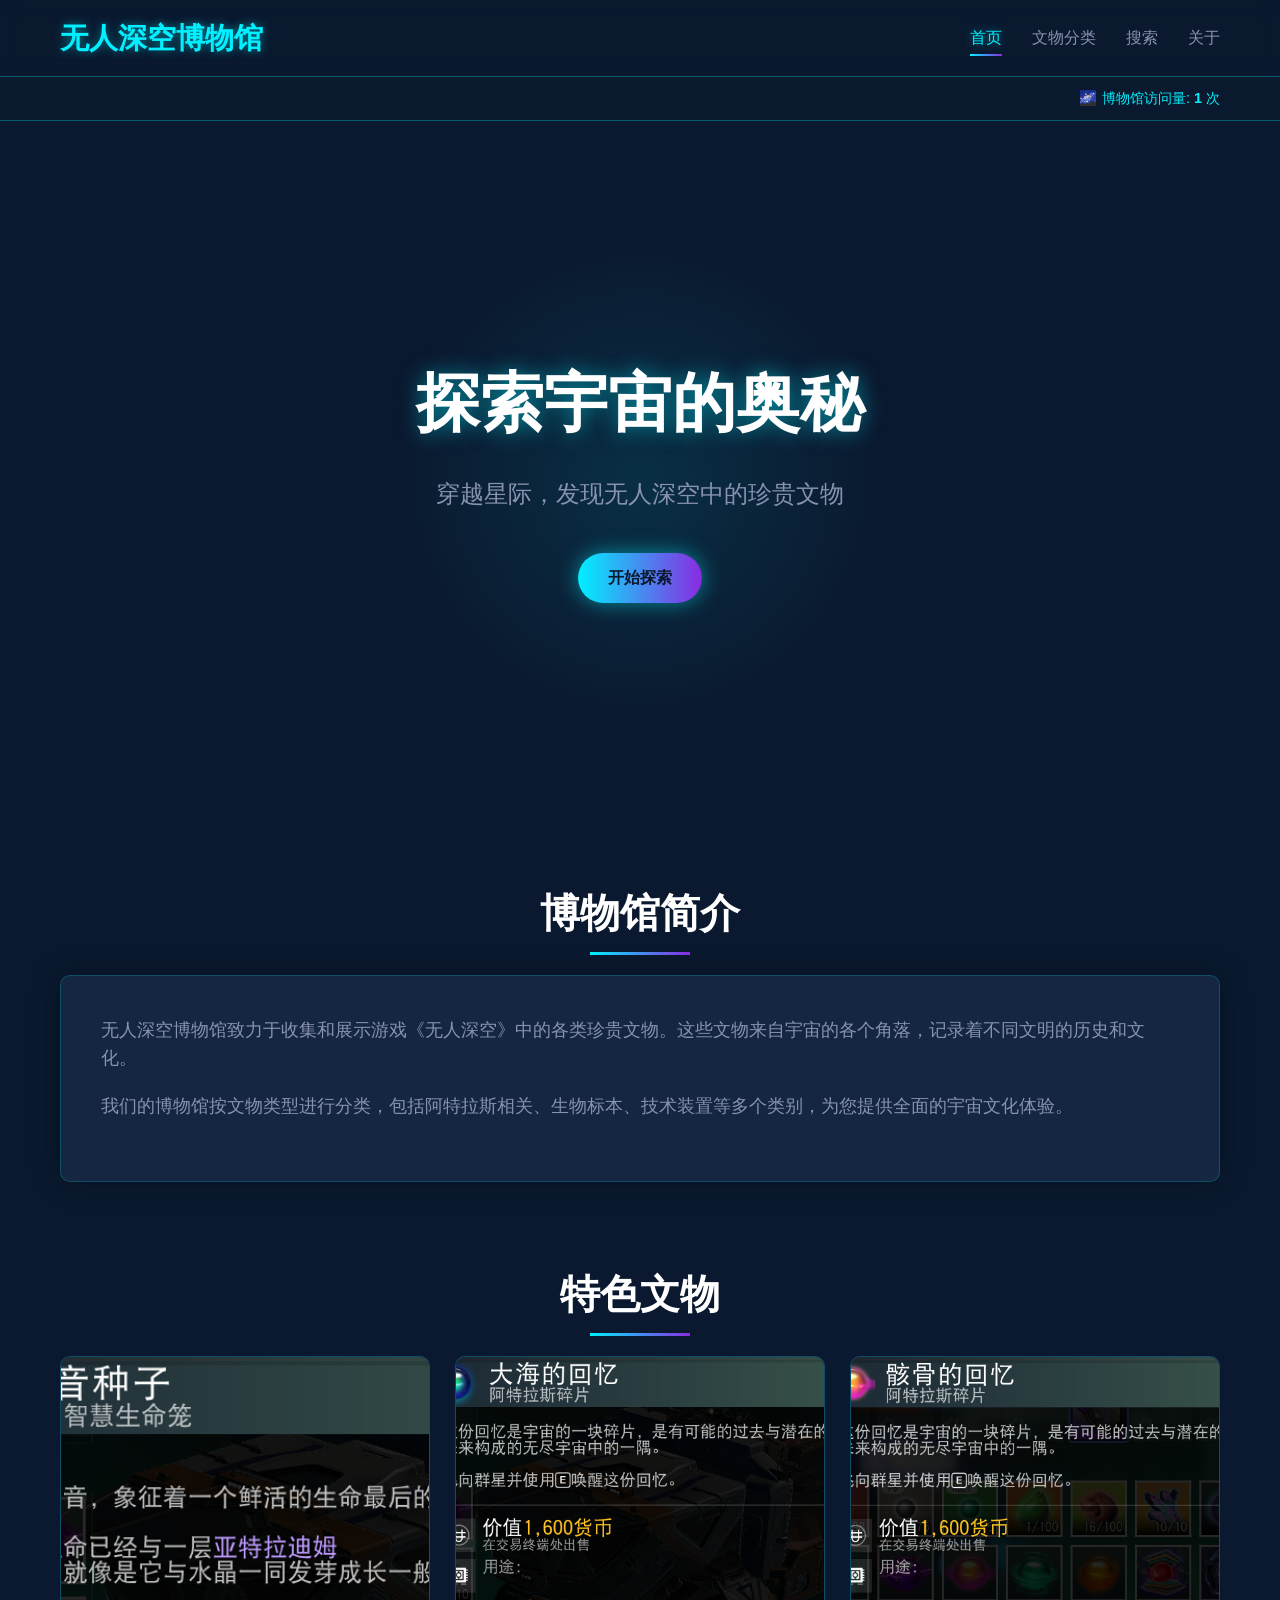
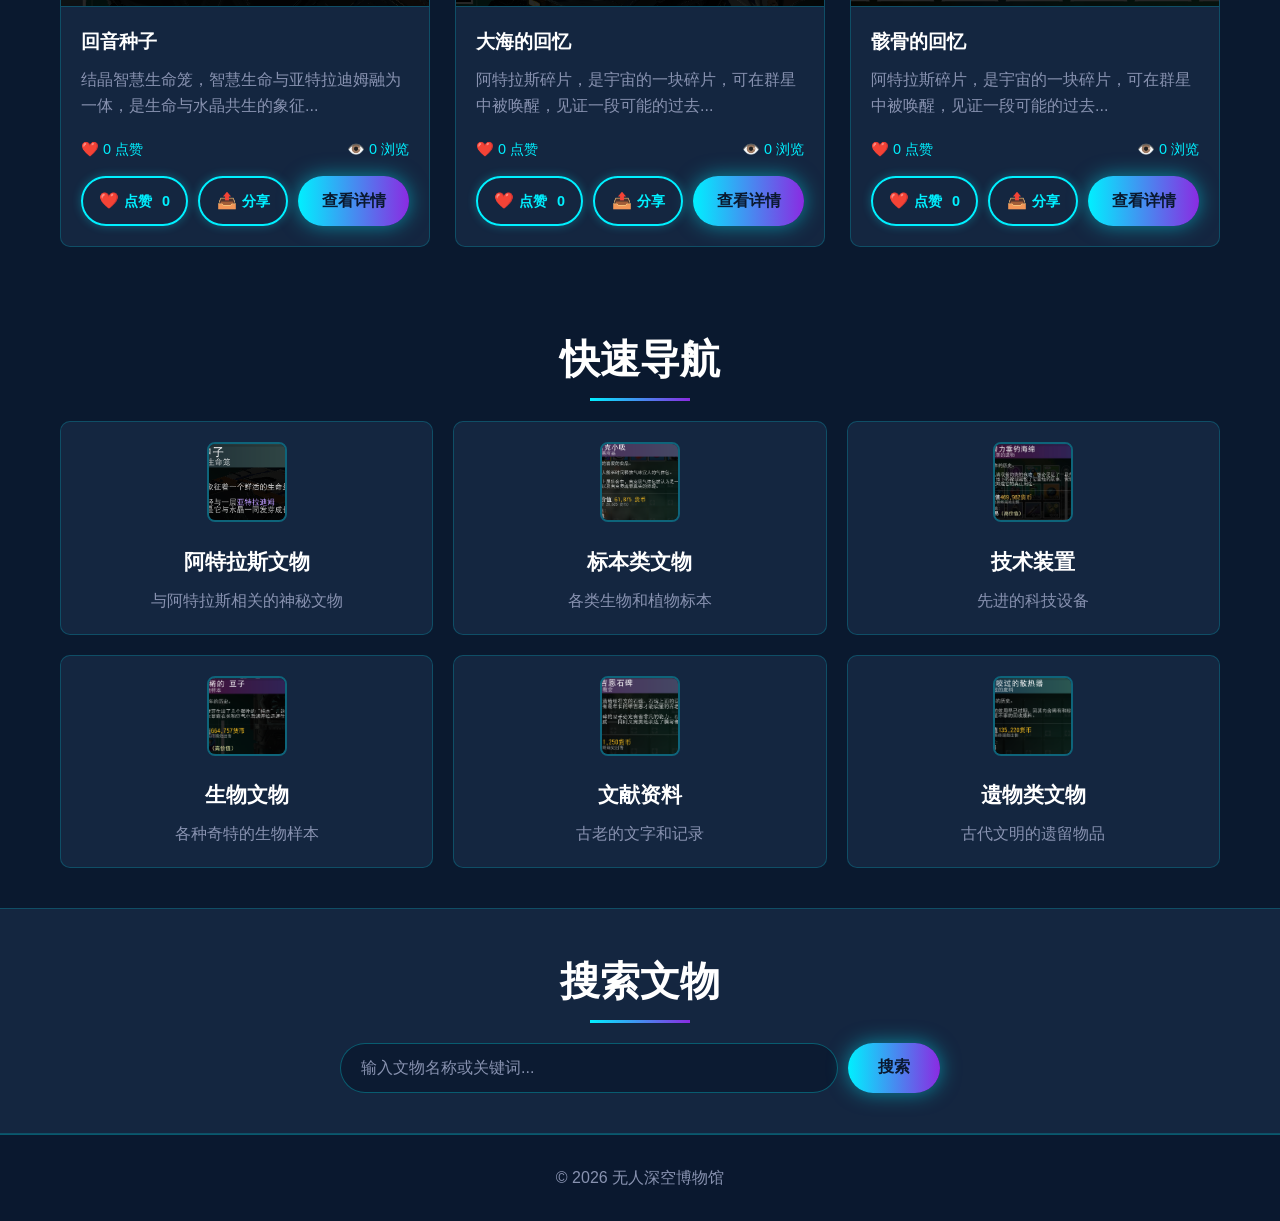
<file: index.html>
<!DOCTYPE html>
<html lang="zh-CN">
<head>
    <meta charset="UTF-8">
    <meta name="viewport" content="width=device-width, initial-scale=1.0">
    <title>无人深空博物馆</title>
    <link rel="stylesheet" href="css/style.css">
</head>
<body>
    <!-- 导航栏 -->
    <nav class="navbar">
        <div class="container">
            <div class="logo">
                <h1>无人深空博物馆</h1>
            </div>
            <div class="nav-links">
                <a href="index.html" class="active">首页</a>
                <a href="categories.html">文物分类</a>
                <a href="search.html">搜索</a>
                <a href="about.html">关于</a>
            </div>
        </div>
    </nav>
    
    <!-- 访问次数显示 -->
    <div style="background: rgba(10, 25, 47, 0.8); border-bottom: 1px solid rgba(0, 240, 255, 0.3); padding: 10px 0;">
        <div class="container">
            <div style="display: flex; justify-content: flex-end; align-items: center;">
                <div style="color: #00f0ff; font-size: 0.9rem; display: flex; align-items: center; gap: 5px;">
                    <span>🌌</span>
                    <span>博物馆访问量: <span id="home-visitor-count" style="font-weight: bold;">0</span> 次</span>
                </div>
            </div>
        </div>
    </div>
    
    <!-- 英雄区域 -->
    <header class="hero">
        <div class="container">
            <h1 class="hero-title">探索宇宙的奥秘</h1>
            <p class="hero-subtitle">穿越星际，发现无人深空中的珍贵文物</p>
            <a href="categories.html" class="btn primary-btn">开始探索</a>
        </div>
    </header>
    
    <!-- 博物馆简介 -->
    <section class="about">
        <div class="container">
            <h2 class="section-title">博物馆简介</h2>
            <div class="about-content">
                <p>无人深空博物馆致力于收集和展示游戏《无人深空》中的各类珍贵文物。这些文物来自宇宙的各个角落，记录着不同文明的历史和文化。</p>
                <p>我们的博物馆按文物类型进行分类，包括阿特拉斯相关、生物标本、技术装置等多个类别，为您提供全面的宇宙文化体验。</p>
            </div>
        </div>
    </section>
    
    <!-- 特色文物展示 -->
    <section class="featured">
        <div class="container">
            <h2 class="section-title">特色文物</h2>
            <div class="featured-grid" id="featured-artifacts">
                <!-- 特色文物将通过JavaScript动态生成 -->
                <div style="display: flex; justify-content: center; align-items: center; height: 400px;">
                    <div class="loading"></div>
                </div>
            </div>
        </div>
    </section>
    
    <!-- 快速分类导航 -->
    <section class="quick-nav">
        <div class="container">
            <h2 class="section-title">快速导航</h2>
            <div class="category-grid">
                <a href="category.html?type=at" class="category-card">
                    <img src="uploads/at/at_1.png" alt="阿特拉斯文物" class="category-image" style="width: 80px; height: 80px; object-fit: cover; border-radius: 8px; margin-bottom: 15px; border: 2px solid rgba(0, 240, 255, 0.3);">
                    <h3>阿特拉斯文物</h3>
                    <p>与阿特拉斯相关的神秘文物</p>
                </a>
                <a href="category.html?type=bz" class="category-card">
                    <img src="uploads/bz/bz_1.png" alt="标本类文物" class="category-image" style="width: 80px; height: 80px; object-fit: cover; border-radius: 8px; margin-bottom: 15px; border: 2px solid rgba(0, 240, 255, 0.3);">
                    <h3>标本类文物</h3>
                    <p>各类生物和植物标本</p>
                </a>
                <a href="category.html?type=js" class="category-card">
                    <img src="uploads/js/js_1.png" alt="技术装置" class="category-image" style="width: 80px; height: 80px; object-fit: cover; border-radius: 8px; margin-bottom: 15px; border: 2px solid rgba(0, 240, 255, 0.3);">
                    <h3>技术装置</h3>
                    <p>先进的科技设备</p>
                </a>
                <a href="category.html?type=sw" class="category-card">
                    <img src="uploads/sw/sw_1.png" alt="生物文物" class="category-image" style="width: 80px; height: 80px; object-fit: cover; border-radius: 8px; margin-bottom: 15px; border: 2px solid rgba(0, 240, 255, 0.3);">
                    <h3>生物文物</h3>
                    <p>各种奇特的生物样本</p>
                </a>
                <a href="category.html?type=wx" class="category-card">
                    <img src="uploads/wx/wx_1.png" alt="文献资料" class="category-image" style="width: 80px; height: 80px; object-fit: cover; border-radius: 8px; margin-bottom: 15px; border: 2px solid rgba(0, 240, 255, 0.3);">
                    <h3>文献资料</h3>
                    <p>古老的文字和记录</p>
                </a>
                <a href="category.html?type=yw" class="category-card">
                    <img src="uploads/yw/yw_1.png" alt="遗物类文物" class="category-image" style="width: 80px; height: 80px; object-fit: cover; border-radius: 8px; margin-bottom: 15px; border: 2px solid rgba(0, 240, 255, 0.3);">
                    <h3>遗物类文物</h3>
                    <p>古代文明的遗留物品</p>
                </a>
            </div>
        </div>
    </section>
    
    <!-- 搜索区域 -->
    <section class="search-section">
        <div class="container">
            <h2 class="section-title">搜索文物</h2>
            <form action="search.html" method="get" class="search-form">
                <input type="text" name="q" placeholder="输入文物名称或关键词..." class="search-input">
                <button type="submit" class="btn primary-btn">搜索</button>
            </form>
        </div>
    </section>
    

    
    <!-- 页脚 -->
    <footer class="footer">
        <div class="container">
            <p>&copy; 2026 无人深空博物馆</p>
        </div>
    </footer>
    
    <script src="js/analytics.js"></script>
    <script src="js/interaction.js"></script>
    <script src="js/api.js"></script>
    <script>
        // 导航栏激活状态管理
        function setActiveNavLink() {
            const currentPath = window.location.pathname;
            const navLinks = document.querySelectorAll('.nav-links a');
            
            navLinks.forEach(link => {
                const linkPath = new URL(link.href).pathname;
                if (currentPath === linkPath) {
                    link.classList.add('active');
                } else {
                    link.classList.remove('active');
                }
            });
        }
        
        // 获取图片的正确路径
        function getImagePath(image) {
            // 从图片文件名中提取分类
            const parts = image.split('_');
            if (parts.length >= 2) {
                const category = parts[0];
                return `uploads/${category}/${image}`;
            }
            return image;
        }
        
        // 加载特色文物
        async function loadFeaturedArtifacts() {
            try {
                const response = await fetch('data/artifacts.json');
                const artifacts = await response.json();
                
                // 按浏览量排序，获取浏览量最高的3件文物
                const sorted = artifacts.sort((a, b) => {
                    const viewsA = parseInt(localStorage.getItem(`artifact_views_${a.id}`)) || 0;
                    const viewsB = parseInt(localStorage.getItem(`artifact_views_${b.id}`)) || 0;
                    return viewsB - viewsA;
                });
                const featured = sorted.slice(0, 3);
                
                const featuredGrid = document.getElementById('featured-artifacts');
                featuredGrid.innerHTML = '';
                
                featured.forEach(artifact => {
                    const likeCount = parseInt(localStorage.getItem(`artifact_likes_${artifact.id}`)) || 0;
                    const viewCount = parseInt(localStorage.getItem(`artifact_views_${artifact.id}`)) || 0;
                    
                    const card = document.createElement('div');
                    card.className = 'artifact-card';
                    const imagePath = getImagePath(artifact.image);
                    card.innerHTML = `
                        <img src="${imagePath}" alt="${artifact.name}">
                        <div class="card-content" data-artifact-id="${artifact.id}">
                            <h3 class="artifact-name">${artifact.name}</h3>
                            <p>${artifact.description.substring(0, 100)}...</p>
                            <div class="stats-row" style="display: flex; justify-content: space-between; align-items: center; margin-bottom: 15px; font-size: 0.9rem; color: #00f0ff;">
                                <span class="like-stat">❤️ ${likeCount} 点赞</span>
                                <span class="view-stat">👁️ ${viewCount} 浏览</span>
                            </div>
                            <div class="btn-group" style="display: flex; gap: 10px; margin-top: 15px;">
                                <button class="btn secondary-btn like-button" data-artifact-id="${artifact.id}">
                                    <span class="like-icon">❤️</span>
                                    <span>点赞</span>
                                    <span class="like-count">${likeCount}</span>
                                </button>
                                <button class="btn secondary-btn share-button" data-artifact-id="${artifact.id}">
                                    <span class="share-icon">📤</span>
                                    <span>分享</span>
                                </button>
                                <a href="artifact.html?id=${artifact.id}" class="btn primary-btn" style="flex: 1; display: flex; align-items: center; justify-content: center;">查看详情</a>
                            </div>
                        </div>
                    `;
                    featuredGrid.appendChild(card);
                });
                
                // 重新初始化互动功能，为动态生成的按钮绑定事件监听器
                initLikeFunctionality();
                initShareFunctionality();
                restoreLikeStatus();
            } catch (error) {
                console.error('加载特色文物失败:', error);
                const featuredGrid = document.getElementById('featured-artifacts');
                featuredGrid.innerHTML = `
                    <div style="text-align: center; padding: 100px;">
                        <h3>加载失败</h3>
                        <p>无法加载特色文物数据</p>
                    </div>
                `;
            }
        }
        
        // 页面加载完成后初始化
        document.addEventListener('DOMContentLoaded', function() {
            setActiveNavLink();
            loadFeaturedArtifacts();
        });
    </script>
</body>
</html>
</file>
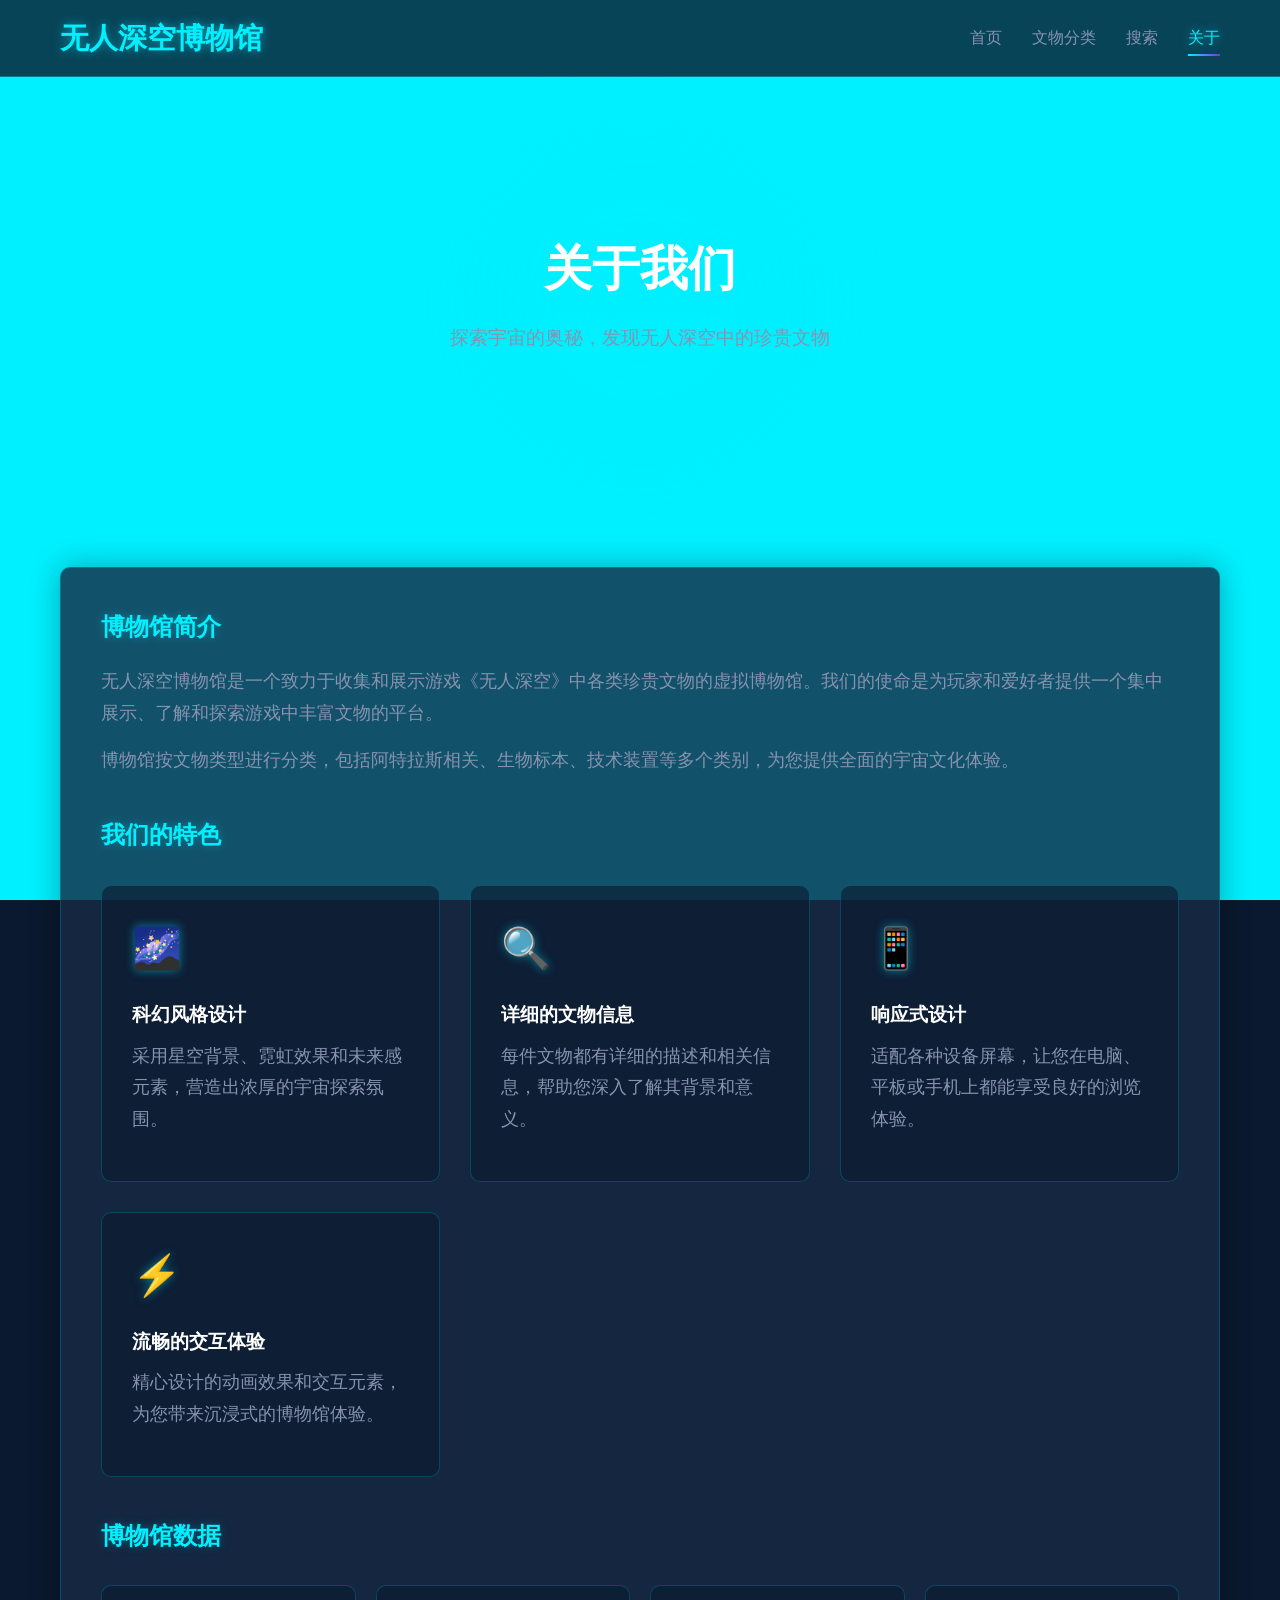
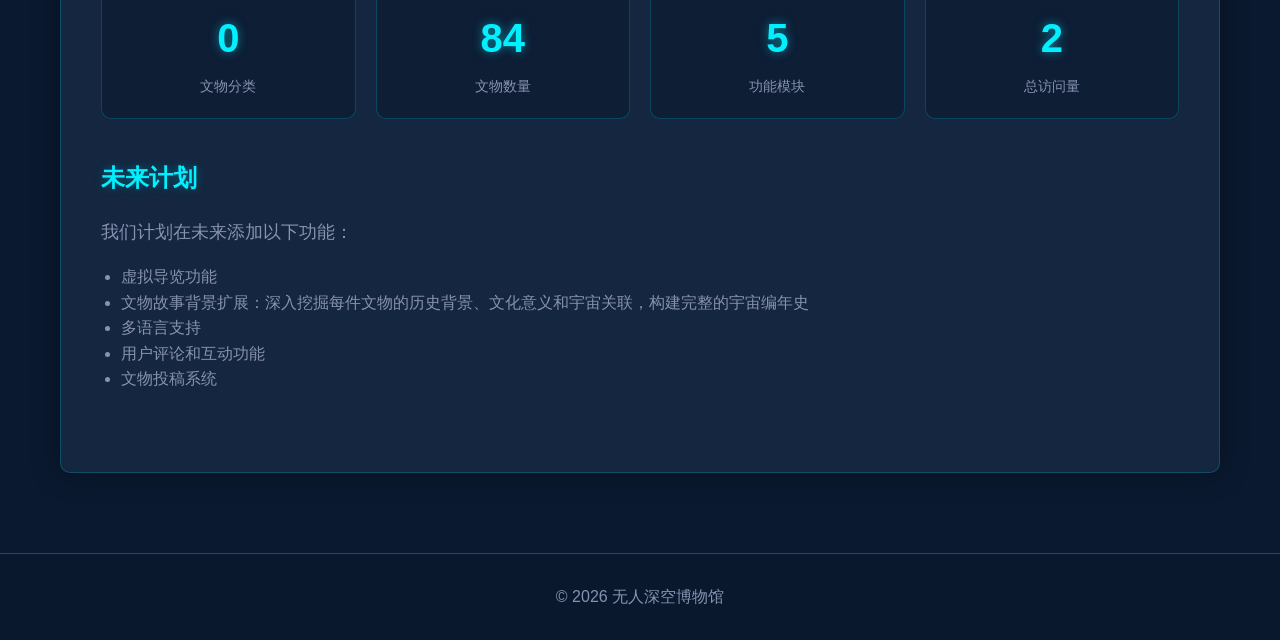
<file: about.html>
<!DOCTYPE html>
<html lang="zh-CN">
<head>
    <meta charset="UTF-8">
    <meta name="viewport" content="width=device-width, initial-scale=1.0">
    <title>关于 - 无人深空博物馆</title>
    <link rel="stylesheet" href="css/style.css">
    <style>
        .about-content {
            background: rgba(23, 42, 69, 0.8);
            border-radius: 10px;
            border: 1px solid rgba(0, 240, 255, 0.2);
            padding: 40px;
            margin-bottom: 40px;
            box-shadow: 0 0 30px rgba(0, 0, 0, 0.3);
        }
        
        .about-section {
            margin-bottom: 40px;
        }
        
        .about-section h3 {
            color: #00f0ff;
            font-size: 1.5rem;
            margin-bottom: 20px;
            text-shadow: 0 0 10px rgba(0, 240, 255, 0.3);
        }
        
        .about-section p {
            margin-bottom: 15px;
            line-height: 1.8;
        }
        
        .features-grid {
            display: grid;
            grid-template-columns: repeat(auto-fit, minmax(300px, 1fr));
            gap: 30px;
            margin-top: 30px;
        }
        
        .feature-card {
            background: rgba(10, 25, 47, 0.6);
            border-radius: 10px;
            padding: 30px;
            border: 1px solid rgba(0, 240, 255, 0.2);
            transition: all 0.3s ease;
        }
        
        .feature-card:hover {
            transform: translateY(-5px);
            box-shadow: 0 10px 20px rgba(0, 240, 255, 0.3);
            border-color: #00f0ff;
        }
        
        .feature-icon {
            font-size: 2.5rem;
            color: #00f0ff;
            margin-bottom: 20px;
            text-shadow: 0 0 10px rgba(0, 240, 255, 0.5);
        }
        
        .feature-card h4 {
            color: #ffffff;
            margin-bottom: 10px;
            font-size: 1.2rem;
        }
        
        .stats-grid {
            display: grid;
            grid-template-columns: repeat(auto-fit, minmax(200px, 1fr));
            gap: 20px;
            margin-top: 30px;
        }
        
        .stat-item {
            background: rgba(10, 25, 47, 0.6);
            border-radius: 10px;
            padding: 20px;
            text-align: center;
            border: 1px solid rgba(0, 240, 255, 0.2);
        }
        
        .stat-number {
            font-size: 2.5rem;
            color: #00f0ff;
            font-weight: bold;
            margin-bottom: 5px;
            text-shadow: 0 0 10px rgba(0, 240, 255, 0.5);
        }
        
        .stat-label {
            color: #8892b0;
            font-size: 0.9rem;
        }
        
        @media (max-width: 768px) {
            .about-content {
                padding: 20px;
            }
            
            .features-grid,
            .stats-grid {
                grid-template-columns: 1fr;
            }
        }
    </style>
</head>
<body>
    <!-- 背景星空效果 -->
    <div class="stars"></div>
    <div class="twinkling"></div>
    
    <!-- 导航栏 -->
    <nav class="navbar">
        <div class="container">
            <div class="logo">
                <h1>无人深空博物馆</h1>
            </div>
            <div class="nav-links">
                <a href="index.html">首页</a>
                <a href="categories.html">文物分类</a>
                <a href="search.html">搜索</a>
                <a href="about.html" class="active">关于</a>
            </div>
        </div>
    </nav>
    
    <!-- 页面标题 -->
    <header class="hero" style="height: 50vh; padding: 40px 0;">
        <div class="container">
            <h1 class="hero-title" style="font-size: 3rem; margin-bottom: 15px;">关于我们</h1>
            <p class="hero-subtitle" style="font-size: 1.2rem; margin-bottom: 20px;">探索宇宙的奥秘，发现无人深空中的珍贵文物</p>
        </div>
    </header>
    
    <!-- 关于内容 -->
    <section class="about">
        <div class="container">
            <div class="about-content">
                <div class="about-section">
                    <h3>博物馆简介</h3>
                    <p>无人深空博物馆是一个致力于收集和展示游戏《无人深空》中各类珍贵文物的虚拟博物馆。我们的使命是为玩家和爱好者提供一个集中展示、了解和探索游戏中丰富文物的平台。</p>
                    <p>博物馆按文物类型进行分类，包括阿特拉斯相关、生物标本、技术装置等多个类别，为您提供全面的宇宙文化体验。</p>
                </div>
                
                <div class="about-section">
                    <h3>我们的特色</h3>
                    <div class="features-grid">
                        <div class="feature-card">
                            <div class="feature-icon">🌌</div>
                            <h4>科幻风格设计</h4>
                            <p>采用星空背景、霓虹效果和未来感元素，营造出浓厚的宇宙探索氛围。</p>
                        </div>
                        <div class="feature-card">
                            <div class="feature-icon">🔍</div>
                            <h4>详细的文物信息</h4>
                            <p>每件文物都有详细的描述和相关信息，帮助您深入了解其背景和意义。</p>
                        </div>
                        <div class="feature-card">
                            <div class="feature-icon">📱</div>
                            <h4>响应式设计</h4>
                            <p>适配各种设备屏幕，让您在电脑、平板或手机上都能享受良好的浏览体验。</p>
                        </div>
                        <div class="feature-card">
                            <div class="feature-icon">⚡</div>
                            <h4>流畅的交互体验</h4>
                            <p>精心设计的动画效果和交互元素，为您带来沉浸式的博物馆体验。</p>
                        </div>
                    </div>
                </div>
                
                <div class="about-section">
                    <h3>博物馆数据</h3>
                    <div class="stats-grid">
                        <div class="stat-item">
                            <div class="stat-number">9</div>
                            <div class="stat-label">文物分类</div>
                        </div>
                        <div class="stat-item">
                            <div class="stat-number">84</div>
                            <div class="stat-label">文物数量</div>
                        </div>
                        <div class="stat-item">
                            <div class="stat-number">5</div>
                            <div class="stat-label">功能模块</div>
                        </div>
                        <div class="stat-item">
                            <div class="stat-number" id="visitor-count">0</div>
                            <div class="stat-label">总访问量</div>
                        </div>
                    </div>
                </div>
                

                
                <div class="about-section">
                    <h3>未来计划</h3>
                    <p>我们计划在未来添加以下功能：</p>
                    <ul style="margin-left: 20px; margin-bottom: 20px;">
                        <li>虚拟导览功能</li>
                        <li>文物故事背景扩展：深入挖掘每件文物的历史背景、文化意义和宇宙关联，构建完整的宇宙编年史</li>
                        <li>多语言支持</li>
                        <li>用户评论和互动功能</li>
                        <li>文物投稿系统</li>
                    </ul>
                </div>
            </div>
        </div>
    </section>
    
    <!-- 页脚 -->
    <footer class="footer">
        <div class="container">
            <p>&copy; 2026 无人深空博物馆</p>
        </div>
    </footer>
    
    <script src="js/analytics.js"></script>
    <script src="js/main.js"></script>
    <script>
        // 动态更新文物数量统计
        function updateArtifactStats() {
            // 从localStorage获取总文物数量
            let totalArtifacts = localStorage.getItem('totalArtifacts');
            if (totalArtifacts === null) {
                // 如果没有存储，使用默认值
                totalArtifacts = '84';
            }
            
            // 更新页面上的文物数量
            const artifactCountElement = document.querySelector('.stat-item:nth-child(2) .stat-number');
            if (artifactCountElement) {
                artifactCountElement.textContent = totalArtifacts;
            }
            
            // 从localStorage获取各分类的文物数量
            const categories = ['at', 'bz', 'js', 'sw', 'sy', 'wx', 'yw', 'zg', 'zw'];
            let categoryCount = 0;
            
            categories.forEach(category => {
                const maxId = localStorage.getItem(`maxId_${category}`);
                if (maxId && parseInt(maxId) > 0) {
                    categoryCount++;
                }
            });
            
            // 更新分类数量
            const categoryCountElement = document.querySelector('.stat-item:nth-child(1) .stat-number');
            if (categoryCountElement) {
                categoryCountElement.textContent = categoryCount;
            }
        }
        
        // 页面加载时更新统计数据
        document.addEventListener('DOMContentLoaded', function() {
            updateArtifactStats();
        });
    </script>
</body>
</html>
</file>
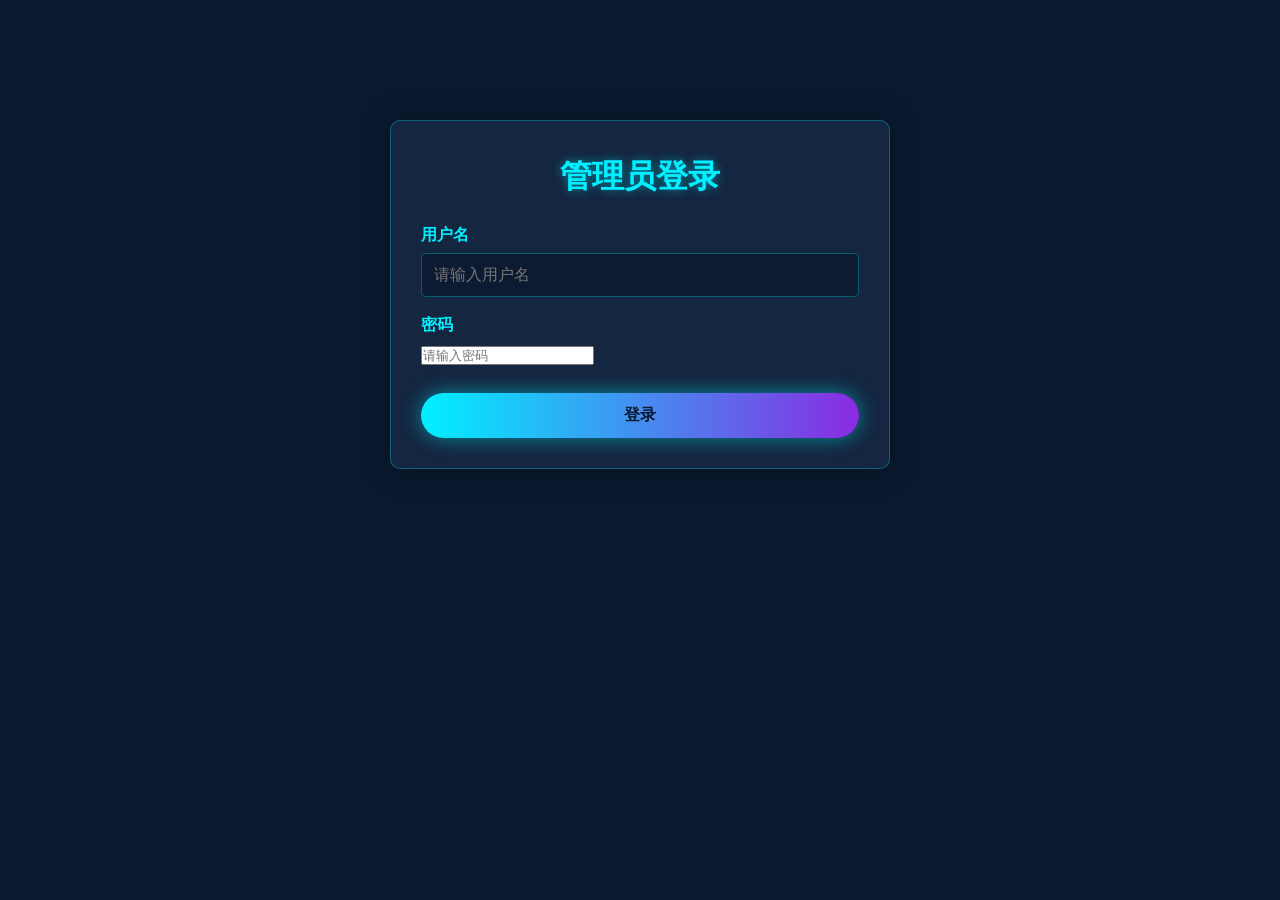
<file: admin.html>
<!DOCTYPE html>
<html lang="zh-CN">
<head>
    <meta charset="UTF-8">
    <meta name="viewport" content="width=device-width, initial-scale=1.0">
    <title>管理员上传系统 - 无人深空博物馆</title>
    <style>
        * {
            margin: 0;
            padding: 0;
            box-sizing: border-box;
        }
        
        body {
            font-family: 'Arial', sans-serif;
            background-color: #0a192f;
            color: #8892b0;
            line-height: 1.6;
            padding: 20px;
        }
        
        .container {
            max-width: 1000px;
            margin: 0 auto;
            background: rgba(23, 42, 69, 0.8);
            border-radius: 10px;
            padding: 30px;
            border: 1px solid rgba(0, 240, 255, 0.3);
            box-shadow: 0 0 30px rgba(0, 0, 0, 0.3);
        }
        
        h1 {
            color: #00f0ff;
            text-align: center;
            margin-bottom: 30px;
            text-shadow: 0 0 10px rgba(0, 240, 255, 0.5);
        }
        
        .upload-area {
            border: 2px dashed rgba(0, 240, 255, 0.5);
            border-radius: 10px;
            padding: 40px;
            text-align: center;
            margin-bottom: 30px;
            transition: all 0.3s ease;
            background: rgba(10, 25, 47, 0.6);
        }
        
        .upload-area:hover {
            border-color: #00f0ff;
            box-shadow: 0 0 20px rgba(0, 240, 255, 0.3);
        }
        
        .upload-area.dragover {
            border-color: #00f0ff;
            background: rgba(0, 240, 255, 0.1);
        }
        
        .upload-icon {
            font-size: 4rem;
            margin-bottom: 20px;
            color: #00f0ff;
        }
        
        .upload-text {
            font-size: 1.2rem;
            margin-bottom: 10px;
        }
        
        .upload-hint {
            font-size: 0.9rem;
            color: #8892b0;
        }
        
        .form-group {
            margin-bottom: 20px;
        }
        
        label {
            display: block;
            margin-bottom: 5px;
            color: #00f0ff;
            font-weight: bold;
        }
        
        input[type="text"],
        textarea,
        select {
            width: 100%;
            padding: 12px;
            border: 1px solid rgba(0, 240, 255, 0.3);
            border-radius: 5px;
            background: rgba(10, 25, 47, 0.8);
            color: #ffffff;
            font-size: 1rem;
            transition: all 0.3s ease;
        }
        
        input[type="text"]:focus,
        textarea:focus,
        select:focus {
            outline: none;
            border-color: #00f0ff;
            box-shadow: 0 0 10px rgba(0, 240, 255, 0.3);
        }
        
        textarea {
            resize: vertical;
            min-height: 100px;
        }
        
        .rarity-options {
            display: flex;
            gap: 10px;
            margin-top: 5px;
        }
        
        .rarity-option {
            flex: 1;
            padding: 8px;
            border: 1px solid rgba(0, 240, 255, 0.3);
            border-radius: 5px;
            text-align: center;
            cursor: pointer;
            transition: all 0.3s ease;
        }
        
        .rarity-option:hover {
            border-color: #00f0ff;
            background: rgba(0, 240, 255, 0.1);
        }
        
        .rarity-option.selected {
            border-color: #00f0ff;
            background: rgba(0, 240, 255, 0.2);
            color: #00f0ff;
        }
        
        .progress-bar {
            width: 100%;
            height: 10px;
            background: rgba(10, 25, 47, 0.8);
            border-radius: 5px;
            margin: 10px 0;
            overflow: hidden;
        }
        
        .progress-fill {
            height: 100%;
            background: linear-gradient(90deg, #00f0ff, #8a2be2);
            border-radius: 5px;
            width: 0%;
            transition: width 0.3s ease;
        }
        
        .status-message {
            margin: 10px 0;
            padding: 10px;
            border-radius: 5px;
            text-align: center;
        }
        
        .status-success {
            background: rgba(0, 255, 128, 0.2);
            color: #00ff80;
            border: 1px solid rgba(0, 255, 128, 0.5);
        }
        
        .status-error {
            background: rgba(255, 0, 64, 0.2);
            color: #ff0040;
            border: 1px solid rgba(255, 0, 64, 0.5);
        }
        
        .btn {
            display: inline-block;
            padding: 12px 30px;
            border: none;
            border-radius: 50px;
            font-size: 1rem;
            font-weight: bold;
            text-decoration: none;
            transition: all 0.3s ease;
            cursor: pointer;
            margin-right: 10px;
        }
        
        .primary-btn {
            background: linear-gradient(90deg, #00f0ff, #8a2be2);
            color: #0a192f;
            box-shadow: 0 0 20px rgba(0, 240, 255, 0.5);
        }
        
        .primary-btn:hover {
            transform: translateY(-2px);
            box-shadow: 0 0 30px rgba(0, 240, 255, 0.8);
        }
        
        .secondary-btn {
            background: transparent;
            color: #00f0ff;
            border: 2px solid #00f0ff;
            box-shadow: 0 0 10px rgba(0, 240, 255, 0.3);
        }
        
        .secondary-btn:hover {
            background: rgba(0, 240, 255, 0.1);
            box-shadow: 0 0 20px rgba(0, 240, 255, 0.6);
        }
        
        .file-info {
            margin: 10px 0;
            padding: 10px;
            background: rgba(10, 25, 47, 0.6);
            border-radius: 5px;
            border: 1px solid rgba(0, 240, 255, 0.3);
        }
        
        .file-info h4 {
            color: #00f0ff;
            margin-bottom: 5px;
        }
        
        .file-info p {
            margin: 5px 0;
        }
        
        .login-section {
            max-width: 500px;
            margin: 100px auto;
            background: rgba(23, 42, 69, 0.8);
            border-radius: 10px;
            padding: 30px;
            border: 1px solid rgba(0, 240, 255, 0.3);
            box-shadow: 0 0 30px rgba(0, 0, 0, 0.3);
        }
        
        .login-section h1 {
            margin-bottom: 20px;
        }
        
        .login-section .form-group {
            margin-bottom: 15px;
        }
        
        .login-section .btn {
            width: 100%;
            margin-top: 10px;
        }
        
        @media (max-width: 768px) {
            .container {
                padding: 20px;
            }
            
            .upload-area {
                padding: 20px;
            }
            
            .rarity-options {
                flex-direction: column;
            }
        }
    </style>
</head>
<body>
    <div id="login-section" class="login-section">
        <h1>管理员登录</h1>
        <div class="form-group">
            <label for="username">用户名</label>
            <input type="text" id="username" placeholder="请输入用户名">
        </div>
        <div class="form-group">
            <label for="password">密码</label>
            <input type="password" id="password" placeholder="请输入密码">
        </div>
        <button class="btn primary-btn" id="login-btn">登录</button>
        <div id="login-message" class="status-message" style="display: none;"></div>
    </div>
    
    <div id="upload-section" class="container" style="display: none;">
        <h1>文物上传系统</h1>
        
        <!-- 拖放上传区域 -->
        <div class="upload-area" id="upload-area">
            <div class="upload-icon">📁</div>
            <div class="upload-text">拖拽图片到此处或点击上传</div>
            <div class="upload-hint">支持 JPG、PNG、JPEG 格式，文件大小不超过 5MB</div>
            <input type="file" id="file-input" accept="image/*" style="display: none;">
        </div>
        
        <!-- 文件信息 -->
        <div id="file-info" class="file-info" style="display: none;">
            <h4>文件信息</h4>
            <p><strong>文件名:</strong> <span id="file-name">未选择文件</span></p>
            <p><strong>文件大小:</strong> <span id="file-size">0 KB</span></p>
            <p><strong>预计保存路径:</strong> <span id="file-path">-</span></p>
        </div>
        
        <!-- 上传进度 -->
        <div id="upload-progress" style="display: none;">
            <div class="progress-bar">
                <div class="progress-fill" id="progress-fill"></div>
            </div>
            <p style="text-align: center; margin-top: 10px;">上传进度: <span id="progress-percent">0%</span></p>
        </div>
        
        <!-- 状态消息 -->
        <div id="status-message" class="status-message" style="display: none;"></div>
        
        <!-- 表单 -->
        <form id="artifact-form">
            <div class="form-group">
                <label for="artifact-name">文物名称 *</label>
                <input type="text" id="artifact-name" placeholder="请输入文物名称" required>
            </div>
            
            <div class="form-group">
                <label for="artifact-category">文物类型 *</label>
                <select id="artifact-category" required>
                    <option value="">请选择文物类型</option>
                    <option value="at">阿特拉斯文物 (at)</option>
                    <option value="bz">标本类文物 (bz)</option>
                    <option value="js">技术装置 (js)</option>
                    <option value="sw">生物文物 (sw)</option>
                    <option value="sy">生物标本 (sy)</option>
                    <option value="wx">文献资料 (wx)</option>
                    <option value="yw">遗物类文物 (yw)</option>
                    <option value="zg">植物文物 (zg)</option>
                    <option value="zw">植物标本 (zw)</option>
                </select>
            </div>
            
            <div class="form-group">
                <label for="artifact-description">文物简介 *</label>
                <textarea id="artifact-description" placeholder="请输入文物简介" required></textarea>
            </div>
            
            <div class="form-group">
                <label>稀有程度 *</label>
                <div class="rarity-options">
                    <div class="rarity-option" data-rarity="普通">普通</div>
                    <div class="rarity-option" data-rarity="稀有">稀有</div>
                    <div class="rarity-option" data-rarity="罕见">罕见</div>
                    <div class="rarity-option" data-rarity="传说">传说</div>
                </div>
                <input type="hidden" id="artifact-rarity" required>
            </div>
            
            <div class="form-group">
                <label>上传时间</label>
                <input type="text" id="upload-time" readonly>
            </div>
            
            <div class="form-group">
                <label>自动生成的文件名称</label>
                <input type="text" id="generated-filename" readonly>
            </div>
            
            <div style="text-align: center; margin-top: 30px;">
                <button type="submit" class="btn primary-btn" id="submit-btn">上传文物</button>
                <button type="button" class="btn secondary-btn" id="cancel-btn">取消</button>
                <button type="button" class="btn secondary-btn" id="logout-btn">退出登录</button>
            </div>
        </form>
    </div>
    
    <script>
        // 全局变量
        let selectedFile = null;
        let currentUser = null;
        
        // 管理员账号密码（实际应用中应使用更安全的认证方式，如哈希存储）
        const adminCredentials = {
            username: 'admin',
            password: 'admin123'
        };
        
        // 生成随机token用于简单的CSRF保护
        function generateToken() {
            return Math.random().toString(36).substring(2, 15) + Math.random().toString(36).substring(2, 15);
        }
        
        // 存储token到localStorage
        function setCsrfToken() {
            const token = generateToken();
            localStorage.setItem('csrf_token', token);
            return token;
        }
        
        // 验证CSRF token
        function validateCsrfToken(token) {
            const storedToken = localStorage.getItem('csrf_token');
            return storedToken === token;
        }
        
        // 初始化
        document.addEventListener('DOMContentLoaded', function() {
            initUploadArea();
            initForm();
            initLogin();
        });
        
        // 初始化登录功能
        function initLogin() {
            const loginBtn = document.getElementById('login-btn');
            const usernameInput = document.getElementById('username');
            const passwordInput = document.getElementById('password');
            const loginMessage = document.getElementById('login-message');
            
            // 生成CSRF token
            setCsrfToken();
            
            loginBtn.addEventListener('click', function() {
                const username = usernameInput.value.trim();
                const password = passwordInput.value.trim();
                
                if (username === adminCredentials.username && password === adminCredentials.password) {
                    currentUser = username;
                    showUploadSection();
                } else {
                    showMessage(loginMessage, '用户名或密码错误', 'error');
                }
            });
            
            // 回车键登录
            passwordInput.addEventListener('keypress', function(e) {
                if (e.key === 'Enter') {
                    loginBtn.click();
                }
            });
        }
        
        // 显示上传区域
        function showUploadSection() {
            document.getElementById('login-section').style.display = 'none';
            document.getElementById('upload-section').style.display = 'block';
        }
        
        // 显示登录区域
        function showLoginSection() {
            document.getElementById('upload-section').style.display = 'none';
            document.getElementById('login-section').style.display = 'block';
            document.getElementById('username').value = '';
            document.getElementById('password').value = '';
            document.getElementById('login-message').style.display = 'none';
        }
        
        // 初始化上传区域
        function initUploadArea() {
            const uploadArea = document.getElementById('upload-area');
            const fileInput = document.getElementById('file-input');
            
            // 点击上传
            uploadArea.addEventListener('click', function() {
                fileInput.click();
            });
            
            // 拖放功能
            uploadArea.addEventListener('dragover', function(e) {
                e.preventDefault();
                uploadArea.classList.add('dragover');
            });
            
            uploadArea.addEventListener('dragleave', function() {
                uploadArea.classList.remove('dragover');
            });
            
            uploadArea.addEventListener('drop', function(e) {
                e.preventDefault();
                uploadArea.classList.remove('dragover');
                
                if (e.dataTransfer.files.length > 0) {
                    handleFile(e.dataTransfer.files[0]);
                }
            });
            
            // 文件选择
            fileInput.addEventListener('change', function(e) {
                if (e.target.files.length > 0) {
                    handleFile(e.target.files[0]);
                }
            });
        }
        
        // 处理文件
        function handleFile(file) {
            // 验证文件类型
            const validTypes = ['image/jpeg', 'image/png', 'image/jpg'];
            if (!validTypes.includes(file.type)) {
                showMessage(document.getElementById('status-message'), '只支持 JPG、PNG、JPEG 格式的图片', 'error');
                return;
            }
            
            // 验证文件大小
            if (file.size > 5 * 1024 * 1024) {
                showMessage(document.getElementById('status-message'), '文件大小不能超过 5MB', 'error');
                return;
            }
            
            selectedFile = file;
            updateFileInfo();
            
            // 生成文件预览
            generateFilePreview(file);
        }
        
        // 生成文件预览
        function generateFilePreview(file) {
            const reader = new FileReader();
            reader.onload = function(e) {
                const fileInfo = document.getElementById('file-info');
                
                // 检查是否已有预览元素
                let previewElement = document.getElementById('file-preview');
                if (!previewElement) {
                    previewElement = document.createElement('div');
                    previewElement.id = 'file-preview';
                    previewElement.style.cssText = `
                        margin-top: 15px;
                        text-align: center;
                    `;
                    fileInfo.appendChild(previewElement);
                }
                
                // 创建预览图片
                let imgElement = previewElement.querySelector('img');
                if (!imgElement) {
                    imgElement = document.createElement('img');
                    imgElement.style.cssText = `
                        max-width: 200px;
                        max-height: 200px;
                        border-radius: 5px;
                        border: 1px solid rgba(0, 240, 255, 0.3);
                    `;
                    previewElement.appendChild(imgElement);
                }
                
                imgElement.src = e.target.result;
                imgElement.alt = file.name;
            };
            
            reader.readAsDataURL(file);
        }
        
        // 更新文件信息
        function updateFileInfo() {
            if (!selectedFile) return;
            
            document.getElementById('file-name').textContent = selectedFile.name;
            document.getElementById('file-size').textContent = formatFileSize(selectedFile.size);
            
            // 隐藏状态消息
            document.getElementById('status-message').style.display = 'none';
            
            // 显示文件信息
            document.getElementById('file-info').style.display = 'block';
        }
        
        // 初始化表单
        function initForm() {
            const categorySelect = document.getElementById('artifact-category');
            const rarityOptions = document.querySelectorAll('.rarity-option');
            const logoutBtn = document.getElementById('logout-btn');
            const cancelBtn = document.getElementById('cancel-btn');
            
            // 自动填充上传时间
            updateUploadTime();
            setInterval(updateUploadTime, 1000);
            
            // 分类选择事件
            categorySelect.addEventListener('change', function() {
                updateGeneratedFilename();
            });
            
            // 稀有程度选择
            rarityOptions.forEach(option => {
                option.addEventListener('click', function() {
                    rarityOptions.forEach(opt => opt.classList.remove('selected'));
                    this.classList.add('selected');
                    document.getElementById('artifact-rarity').value = this.dataset.rarity;
                });
            });
            
            // 退出登录
            logoutBtn.addEventListener('click', function() {
                currentUser = null;
                showLoginSection();
            });
            
            // 取消按钮
            cancelBtn.addEventListener('click', function() {
                resetForm();
            });
            
            // 表单提交
            document.getElementById('artifact-form').addEventListener('submit', function(e) {
                e.preventDefault();
                submitForm();
            });
            
            // 初始化文件名输入框
            initFilenameInput();
        }
        
        // 更新上传时间
        function updateUploadTime() {
            const now = new Date();
            const timeString = now.toISOString().slice(0, 10); // 只显示到天
            document.getElementById('upload-time').value = timeString;
        }
        
        // 更新生成的文件名
        function updateGeneratedFilename() {
            const category = document.getElementById('artifact-category').value;
            if (!category) {
                document.getElementById('generated-filename').value = '';
                document.getElementById('file-path').textContent = '-';
                return;
            }
            
            // 生成文件名
            const filename = generateFilename(category);
            
            // 检查输入框是否被用户手动修改
            const filenameInput = document.getElementById('generated-filename');
            const currentValue = filenameInput.value;
            
            // 如果输入框为空或者是之前自动生成的值，则更新为新生成的文件名
            if (!currentValue || currentValue === filenameInput.dataset.autoGenerated) {
                filenameInput.value = filename;
                filenameInput.dataset.autoGenerated = filename;
            }
            
            document.getElementById('file-path').textContent = `uploads/${category}/${filenameInput.value}`;
        }
        
        // 监听文件名输入框的变化
        function initFilenameInput() {
            const filenameInput = document.getElementById('generated-filename');
            filenameInput.addEventListener('input', function() {
                // 当用户手动修改时，更新文件路径显示
                const category = document.getElementById('artifact-category').value;
                if (category) {
                    document.getElementById('file-path').textContent = `uploads/${category}/${this.value}`;
                }
            });
        }
        
        // 生成文件名
        function generateFilename(category) {
            // 获取当前分类的最大编号
            const maxId = getMaxIdForCategory(category);
            const newId = maxId + 1;
            return `${category}_${newId}.png`;
        }
        
        // 获取分类的最大编号
        function getMaxIdForCategory(category) {
            let maxId = 0;
            
            // 1. 检查已上传的文物，找到该分类下的最大编号
            const artifacts = JSON.parse(localStorage.getItem('artifacts') || '[]');
            
            artifacts.forEach(artifact => {
                // 确保是同一分类
                if (artifact.category === category) {
                    // 提取编号部分
                    try {
                        // 使用正则表达式提取数字部分
                        const regex = new RegExp(`^${category}_([0-9]+)`);
                        const idMatch = artifact.id.match(regex);
                        if (idMatch && idMatch[1]) {
                            const artifactId = parseInt(idMatch[1]);
                            if (!isNaN(artifactId) && artifactId > maxId) {
                                maxId = artifactId;
                            }
                        } else {
                            // 备用方案：分割字符串
                            const idParts = artifact.id.split('_');
                            if (idParts.length >= 2) {
                                // 提取数字部分
                                const numberPart = idParts[1].replace(/\D/g, '');
                                const artifactId = parseInt(numberPart);
                                if (!isNaN(artifactId) && artifactId > maxId) {
                                    maxId = artifactId;
                                }
                            }
                        }
                    } catch (error) {
                        console.error('提取编号失败:', error);
                    }
                }
            });
            
            // 2. 检查localStorage中存储的最大编号
            const storageKey = `maxId_${category}`;
            const storedMaxId = localStorage.getItem(storageKey);
            if (storedMaxId !== null) {
                const storedId = parseInt(storedMaxId);
                if (!isNaN(storedId) && storedId > maxId) {
                    maxId = storedId;
                }
            }
            
            // 3. 基于实际文件结构的默认值
            // 根据实际的文件夹结构设置默认最大编号
            const defaultMaxIds = {
                'at': 15,  // at_1.png 到 at_15.png
                'bz': 11,  // bz_1.png 到 bz_11.png
                'js': 9,   // js_1.png 到 js_9.png
                'sw': 13,  // sw_1.png 到 sw_13.png
                'sy': 2,   // sy_1.png, sy_1_1.png
                'wx': 11,  // wx_1.png 到 wx_11.png
                'yw': 10,  // yw_1.png 到 yw_10.png
                'zg': 8,   // zg_1.png 到 zg_8.png
                'zw': 7    // zw_1.png 到 zw_7.png
            };
            
            // 如果默认值大于当前最大值，使用默认值
            if (defaultMaxIds[category] && defaultMaxIds[category] > maxId) {
                maxId = defaultMaxIds[category];
            }
            
            return maxId;
        }
        
        // 更新分类的最大编号
        function updateMaxIdForCategory(category, newId) {
            const key = `maxId_${category}`;
            localStorage.setItem(key, newId.toString());
        }
        
        // 提交表单
        function submitForm() {
            // 验证表单
            if (!validateForm()) {
                return;
            }
            
            if (!selectedFile) {
                showMessage(document.getElementById('status-message'), '请选择要上传的图片', 'error');
                return;
            }
            
            // 显示上传进度
            document.getElementById('upload-progress').style.display = 'block';
            
            // 模拟上传过程
            simulateUpload();
        }
        
        // 验证表单
        function validateForm() {
            const name = document.getElementById('artifact-name').value.trim();
            const category = document.getElementById('artifact-category').value;
            const description = document.getElementById('artifact-description').value.trim();
            const rarity = document.getElementById('artifact-rarity').value;
            
            if (!name) {
                showMessage(document.getElementById('status-message'), '请输入文物名称', 'error');
                return false;
            }
            
            if (!category) {
                showMessage(document.getElementById('status-message'), '请选择文物类型', 'error');
                return false;
            }
            
            if (!description) {
                showMessage(document.getElementById('status-message'), '请输入文物简介', 'error');
                return false;
            }
            
            if (!rarity) {
                showMessage(document.getElementById('status-message'), '请选择稀有程度', 'error');
                return false;
            }
            
            return true;
        }
        
        // 实现真实文件上传功能
        function simulateUpload() {
            let progress = 0;
            const progressFill = document.getElementById('progress-fill');
            const progressPercent = document.getElementById('progress-percent');
            const statusMessage = document.getElementById('status-message');
            const category = document.getElementById('artifact-category').value;
            
            // 获取用户可能手动修改后的文件名
            const filenameInput = document.getElementById('generated-filename');
            let filename = filenameInput.value;
            
            // 提取文件名中的编号部分
            let newId = 1;
            try {
                // 尝试从文件名中提取编号
                const regex = new RegExp(`^${category}_([0-9]+)`);
                const idMatch = filename.match(regex);
                if (idMatch && idMatch[1]) {
                    newId = parseInt(idMatch[1]);
                } else {
                    // 如果文件名格式不正确，使用自动生成的编号
                    const maxId = getMaxIdForCategory(category);
                    newId = maxId + 1;
                    filename = `${category}_${newId}.png`;
                }
            } catch (error) {
                // 出错时使用自动生成的编号
                const maxId = getMaxIdForCategory(category);
                newId = maxId + 1;
                filename = `${category}_${newId}.png`;
            }
            
            // 读取文件并存储到localStorage
            const reader = new FileReader();
            reader.onload = function(e) {
                // 模拟上传进度
                const interval = setInterval(() => {
                    progress += 10;
                    progressFill.style.width = `${progress}%`;
                    progressPercent.textContent = `${progress}%`;
                    
                    if (progress >= 100) {
                        clearInterval(interval);
                        
                        // 存储文件数据到localStorage
                        const fileData = {
                            name: filename,
                            category: category,
                            data: e.target.result,
                            uploadTime: document.getElementById('upload-time').value,
                            artifactName: document.getElementById('artifact-name').value,
                            description: document.getElementById('artifact-description').value,
                            rarity: document.getElementById('artifact-rarity').value
                        };
                        
                        // 存储文件数据
                        localStorage.setItem(`artifact_${filename}`, JSON.stringify(fileData));
                        
                        // 存储文物列表
                        let artifacts = JSON.parse(localStorage.getItem('artifacts') || '[]');
                        artifacts.push({
                            id: filename,
                            name: document.getElementById('artifact-name').value,
                            category: category,
                            description: document.getElementById('artifact-description').value,
                            rarity: document.getElementById('artifact-rarity').value,
                            uploadTime: document.getElementById('upload-time').value
                        });
                        localStorage.setItem('artifacts', JSON.stringify(artifacts));
                        
                        // 更新localStorage中的最大编号
                        updateMaxIdForCategory(category, newId);
                        
                        // 更新文物数量统计
                        updateArtifactCount();
                        
                        // 完成上传
                        setTimeout(() => {
                            document.getElementById('upload-progress').style.display = 'none';
                            showMessage(statusMessage, '文物上传成功！', 'success');
                            
                            // 重置表单
                            setTimeout(() => {
                                resetForm();
                            }, 2000);
                        }, 500);
                    }
                }, 100);
            };
            
            reader.onerror = function() {
                document.getElementById('upload-progress').style.display = 'none';
                showMessage(statusMessage, '文件读取失败', 'error');
            };
            
            // 读取文件
            reader.readAsDataURL(selectedFile);
        }
        
        // 更新文物数量统计
        function updateArtifactCount() {
            // 从localStorage获取所有分类的文物数量
            const categories = ['at', 'bz', 'js', 'sw', 'sy', 'wx', 'yw', 'zg', 'zw'];
            let totalCount = 0;
            
            categories.forEach(category => {
                const maxId = getMaxIdForCategory(category);
                totalCount += maxId;
            });
            
            // 存储总文物数量
            localStorage.setItem('totalArtifacts', totalCount.toString());
        }
        
        // 重置表单
        function resetForm() {
            document.getElementById('artifact-form').reset();
            selectedFile = null;
            document.getElementById('file-info').style.display = 'none';
            document.getElementById('status-message').style.display = 'none';
            document.querySelectorAll('.rarity-option').forEach(opt => opt.classList.remove('selected'));
            document.getElementById('generated-filename').value = '';
            document.getElementById('file-path').textContent = '-';
            
            // 清除文件预览
            const previewElement = document.getElementById('file-preview');
            if (previewElement) {
                previewElement.remove();
            }
        }
        
        // 显示消息
        function showMessage(element, message, type) {
            element.textContent = message;
            element.className = `status-message status-${type}`;
            element.style.display = 'block';
            
            // 3秒后隐藏
            setTimeout(() => {
                element.style.display = 'none';
            }, 3000);
        }
        
        // 格式化文件大小
        function formatFileSize(bytes) {
            if (bytes < 1024) return bytes + ' B';
            else if (bytes < 1048576) return (bytes / 1024).toFixed(2) + ' KB';
            else return (bytes / 1048576).toFixed(2) + ' MB';
        }
    </script>
</body>
</html>
</file>
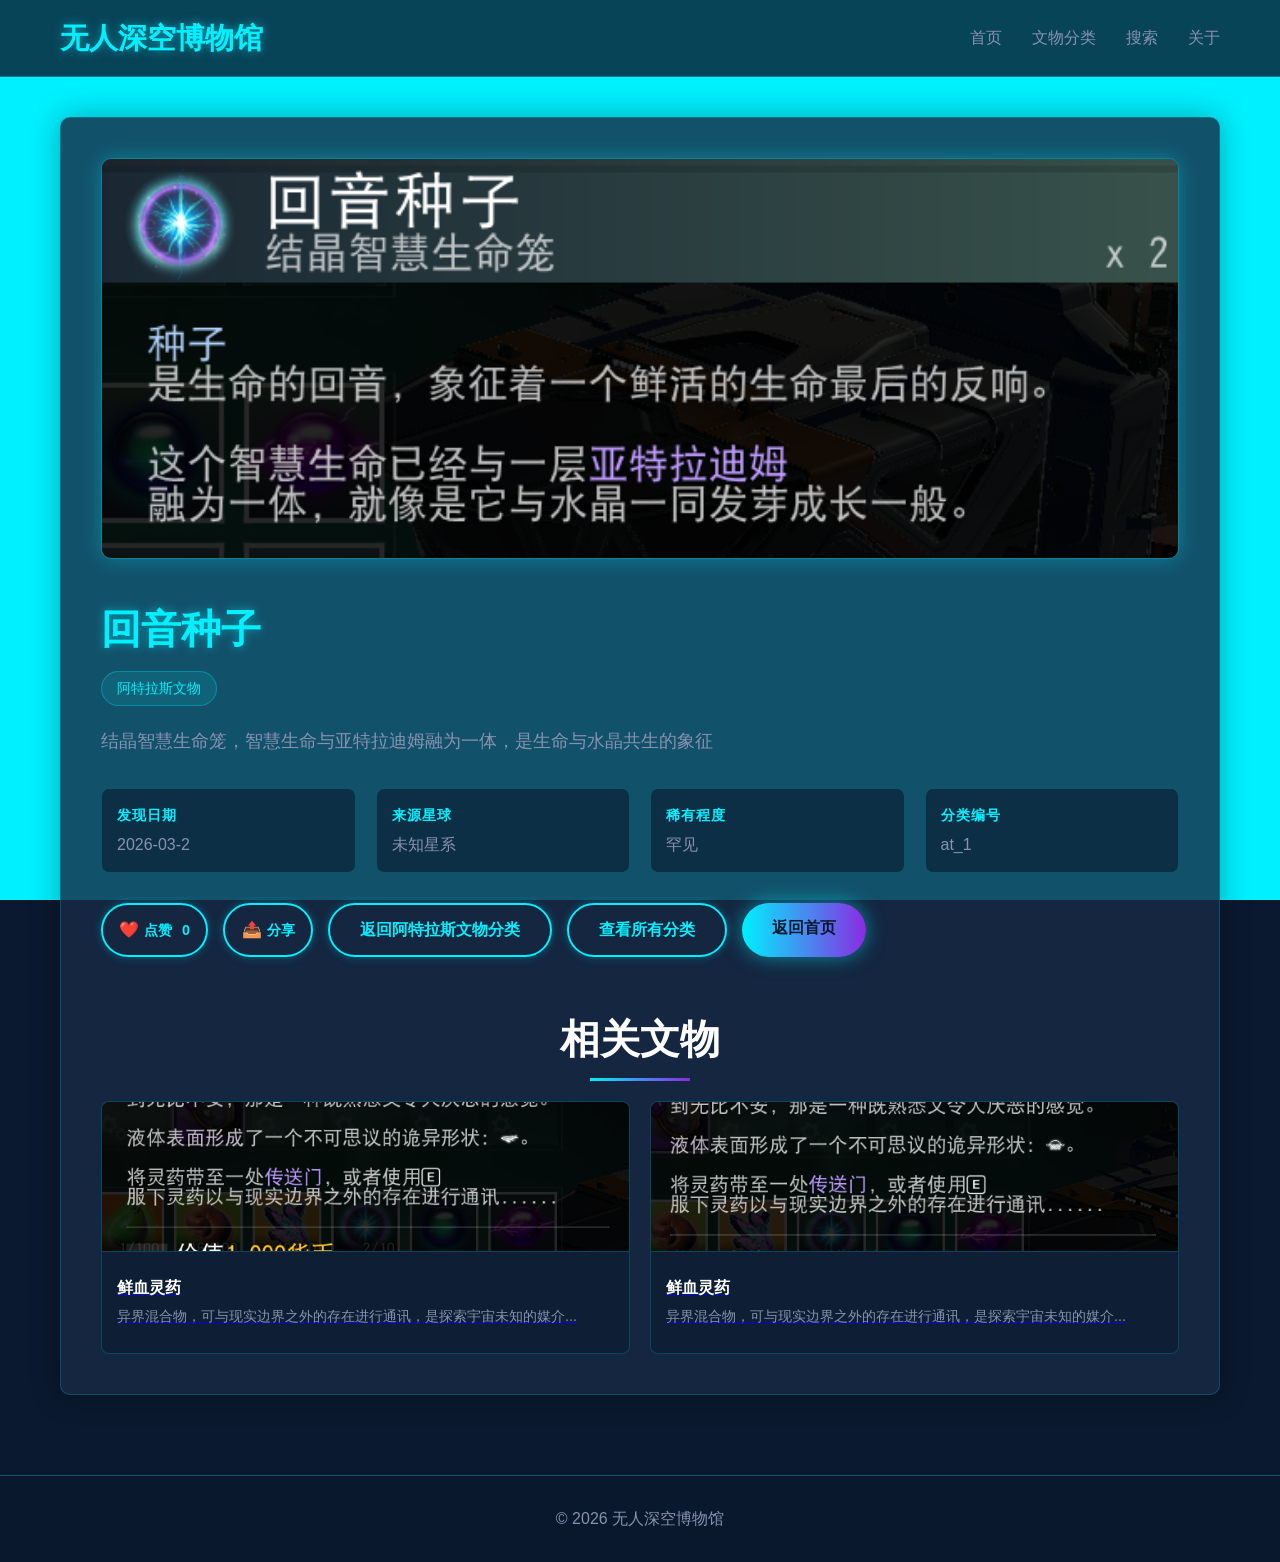
<file: artifact.html>
<!DOCTYPE html>
<html lang="zh-CN">
<head>
    <meta charset="UTF-8">
    <meta name="viewport" content="width=device-width, initial-scale=1.0">
    <title>文物详情 - 无人深空博物馆</title>
    <link rel="stylesheet" href="css/style.css">
    <style>
        .artifact-detail {
            background: rgba(23, 42, 69, 0.8);
            border-radius: 10px;
            border: 1px solid rgba(0, 240, 255, 0.2);
            padding: 40px;
            margin-bottom: 40px;
            box-shadow: 0 0 30px rgba(0, 0, 0, 0.3);
        }
        
        .artifact-image {
            width: 100%;
            max-height: 500px;
            object-fit: contain;
            border-radius: 10px;
            margin-bottom: 30px;
            border: 1px solid rgba(0, 240, 255, 0.3);
            box-shadow: 0 0 20px rgba(0, 240, 255, 0.3);
        }
        
        .artifact-info {
            margin-bottom: 30px;
        }
        
        .artifact-info h2 {
            color: #00f0ff;
            font-size: 2.5rem;
            margin-bottom: 10px;
            text-shadow: 0 0 10px rgba(0, 240, 255, 0.5);
        }
        
        .artifact-category {
            display: inline-block;
            background: rgba(0, 240, 255, 0.1);
            color: #00f0ff;
            padding: 5px 15px;
            border-radius: 20px;
            font-size: 0.9rem;
            margin-bottom: 20px;
            border: 1px solid rgba(0, 240, 255, 0.3);
        }
        
        .artifact-description {
            font-size: 1.1rem;
            line-height: 1.8;
            margin-bottom: 30px;
        }
        
        .artifact-meta {
            display: grid;
            grid-template-columns: repeat(auto-fit, minmax(200px, 1fr));
            gap: 20px;
            margin-bottom: 30px;
        }
        
        .meta-item {
            background: rgba(10, 25, 47, 0.6);
            padding: 15px;
            border-radius: 8px;
            border: 1px solid rgba(0, 240, 255, 0.2);
        }
        
        .meta-item h4 {
            color: #00f0ff;
            margin-bottom: 5px;
            font-size: 0.9rem;
            text-transform: uppercase;
            letter-spacing: 1px;
        }
        
        .meta-item p {
            margin: 0;
            color: #8892b0;
        }
        
        .related-artifacts {
            margin-top: 50px;
        }
        
        .related-grid {
            display: grid;
            grid-template-columns: repeat(auto-fit, minmax(250px, 1fr));
            gap: 20px;
            margin-top: 20px;
        }
        
        .related-card {
            background: rgba(10, 25, 47, 0.6);
            border-radius: 8px;
            overflow: hidden;
            border: 1px solid rgba(0, 240, 255, 0.2);
            transition: all 0.3s ease;
        }
        
        .related-card:hover {
            transform: translateY(-5px);
            box-shadow: 0 10px 20px rgba(0, 240, 255, 0.3);
            border-color: #00f0ff;
        }
        
        .related-card img {
            width: 100%;
            height: 150px;
            object-fit: cover;
            border-bottom: 1px solid rgba(0, 240, 255, 0.2);
        }
        
        .related-card .card-content {
            padding: 15px;
        }
        
        .related-card h4 {
            color: #ffffff;
            margin-bottom: 5px;
            font-size: 1rem;
        }
        
        .related-card p {
            color: #8892b0;
            font-size: 0.9rem;
            margin-bottom: 10px;
        }
        
        .btn-group {
            display: flex;
            gap: 15px;
            margin-top: 30px;
            flex-wrap: wrap;
        }
        
        @media (max-width: 768px) {
            .artifact-detail {
                padding: 20px;
            }
            
            .artifact-info h2 {
                font-size: 2rem;
            }
            
            .btn-group {
                flex-direction: column;
            }
        }
    </style>
</head>
<body>
    <!-- 背景星空效果 -->
    <div class="stars"></div>
    <div class="twinkling"></div>
    
    <!-- 导航栏 -->
    <nav class="navbar">
        <div class="container">
            <div class="logo">
                <h1>无人深空博物馆</h1>
            </div>
            <div class="nav-links">
                <a href="index.html">首页</a>
                <a href="categories.html">文物分类</a>
                <a href="search.html">搜索</a>
                <a href="about.html">关于</a>
            </div>
        </div>
    </nav>
    
    <!-- 文物详情 -->
    <section class="artifact-section">
        <div class="container">
            <div class="artifact-detail" id="artifact-detail">
                <!-- 文物详情将通过JavaScript动态生成 -->
                <div class="loading" style="margin: 100px auto;"></div>
            </div>
        </div>
    </section>
    
    <!-- 页脚 -->
    <footer class="footer">
        <div class="container">
            <p>&copy; 2026 无人深空博物馆</p>
        </div>
    </footer>
    
    <script src="js/analytics.js"></script>
    <script src="js/interaction.js"></script>
    <script src="js/main.js"></script>
    <script>
        // 获取图片的正确路径
        function getImagePath(image) {
            // 从图片文件名中提取分类
            const parts = image.split('_');
            if (parts.length >= 2) {
                const category = parts[0];
                return `uploads/${category}/${image}`;
            }
            return image;
        }
        
        // 分类数据
        const categoryData = {
            "at": { "name": "阿特拉斯文物", "description": "与阿特拉斯相关的神秘文物" },
            "bz": { "name": "标本类文物", "description": "各类生物和植物标本" },
            "js": { "name": "技术装置", "description": "先进的科技设备" },
            "sw": { "name": "生物文物", "description": "各种奇特的生物样本" },
            "sy": { "name": "生物标本", "description": "详细的生物标本记录" },
            "wx": { "name": "文献资料", "description": "古老的文字和记录" },
            "yw": { "name": "遗物类文物", "description": "古代文明的遗留物品" },
            "zg": { "name": "植物文物", "description": "珍稀的植物样本" },
            "zw": { "name": "植物标本", "description": "详细的植物标本记录" }
        };
        
        // 获取URL参数
        function getUrlParam(name) {
            const urlParams = new URLSearchParams(window.location.search);
            return urlParams.get(name);
        }
        
        // 获取点赞数量（辅助函数）
        function getArtifactLikeCount(artifactId) {
            return parseInt(localStorage.getItem(`artifact_likes_${artifactId}`)) || 0;
        }
        
        // 加载文物数据
        async function loadArtifactData() {
            try {
                console.log('开始加载文物数据...');
                const response = await fetch('data/artifacts.json');
                console.log('响应状态:', response.status);
                if (!response.ok) {
                    throw new Error(`HTTP 错误! 状态: ${response.status}`);
                }
                const data = await response.json();
                console.log('数据加载成功:', data.length);
                return data;
            } catch (error) {
                console.error('加载文物数据失败:', error);
                return [];
            }
        }
        
        // 生成文物详情
        async function generateArtifactDetail(artifactId) {
            const artifactDetail = document.getElementById('artifact-detail');
            
            // 加载文物数据
            const artifacts = await loadArtifactData();
            
            // 查找指定文物
            const artifact = artifacts.find(a => a.id === artifactId);
            
            if (!artifact) {
                artifactDetail.innerHTML = `
                    <div style="text-align: center; padding: 50px;">
                        <h2>文物不存在</h2>
                        <p>请检查文物ID是否正确</p>
                        <a href="categories.html" class="btn primary-btn">返回分类页面</a>
                    </div>
                `;
                return;
            }
            
            // 生成相关文物
            const relatedArtifacts = generateRelatedArtifacts(artifact.category, artifactId, artifacts);
            
            // 生成详情HTML
            const imagePath = getImagePath(artifact.image);
            artifactDetail.innerHTML = `
                <img src="${imagePath}" alt="${artifact.name}" class="artifact-image">
                <div class="artifact-info">
                    <h2>${artifact.name}</h2>
                    <span class="artifact-category">${artifact.categoryName}</span>
                    <p class="artifact-description">${artifact.description}</p>
                    
                    <div class="artifact-meta">
                        <div class="meta-item">
                            <h4>发现日期</h4>
                            <p>${getRandomDate()}</p>
                        </div>
                        <div class="meta-item">
                            <h4>来源星球</h4>
                            <p>${getRandomOrigin()}</p>
                        </div>
                        <div class="meta-item">
                            <h4>稀有程度</h4>
                            <p>${getRandomRarity()}</p>
                        </div>
                        <div class="meta-item">
                            <h4>分类编号</h4>
                            <p>${artifact.id}</p>
                        </div>
                    </div>
                    
                    <div class="btn-group">
                        <button class="btn secondary-btn like-button" data-artifact-id="${artifact.id}">
                            <span class="like-icon">❤️</span>
                            <span>点赞</span>
                            <span class="like-count">${getArtifactLikeCount(artifact.id)}</span>
                        </button>
                        <button class="btn secondary-btn share-button" data-artifact-id="${artifact.id}">
                            <span class="share-icon">📤</span>
                            <span>分享</span>
                        </button>
                        <a href="category.html?type=${artifact.category}" class="btn secondary-btn">返回${artifact.categoryName}分类</a>
                        <a href="categories.html" class="btn secondary-btn">查看所有分类</a>
                        <a href="index.html" class="btn primary-btn">返回首页</a>
                    </div>
                </div>
                
                <div class="related-artifacts">
                    <h3 class="section-title">相关文物</h3>
                    <div class="related-grid">
                        ${relatedArtifacts.map(item => `
                            <a href="artifact.html?id=${item.id}" class="related-card">
                                <img src="${getImagePath(item.image)}" alt="${item.name}">
                                <div class="card-content">
                                    <h4>${item.name}</h4>
                                    <p>${item.description.substring(0, 80)}...</p>
                                </div>
                            </a>
                        `).join('')}
                    </div>
                </div>
            `;
            
            // 更新页面标题
            document.title = `${artifact.name} - 无人深空博物馆`;
            
            // 重新初始化互动功能，为动态生成的按钮绑定事件监听器
            initLikeFunctionality();
            initShareFunctionality();
            restoreLikeStatus();
        }
        
        // 获取随机日期
        function getRandomDate() {
            return `2026-03-${Math.floor(Math.random() * 30) + 1}`;
        }
        
        // 获取随机来源星球
        function getRandomOrigin() {
            const origins = [
                "欧几里得星系",
                "希尔伯特维度",
                "卡尔多星系",
                "伊瑞姆维度",
                "希格斯维度",
                "未知星系"
            ];
            return origins[Math.floor(Math.random() * origins.length)];
        }
        
        // 获取随机稀有程度
        function getRandomRarity() {
            const rarities = ["普通", "稀有", "罕见", "传说"];
            return rarities[Math.floor(Math.random() * rarities.length)];
        }
        
        // 生成相关文物
        function generateRelatedArtifacts(category, currentId, artifacts) {
            const related = [];
            const count = 3;
            
            // 筛选同分类的文物
            const sameCategoryArtifacts = artifacts.filter(a => a.category === category && a.id !== currentId);
            
            // 随机选择相关文物
            for(let i = 0; i < count && related.length < sameCategoryArtifacts.length; i++) {
                const randomIndex = Math.floor(Math.random() * sameCategoryArtifacts.length);
                const randomArtifact = sameCategoryArtifacts[randomIndex];
                
                if (!related.some(item => item.id === randomArtifact.id)) {
                    related.push(randomArtifact);
                }
            }
            
            return related;
        }
        
        // 页面加载完成后初始化
        document.addEventListener('DOMContentLoaded', async function() {
            const artifactId = getUrlParam('id') || 'at_1';
            await generateArtifactDetail(artifactId);
        });
    </script>
</body>
</html>
</file>
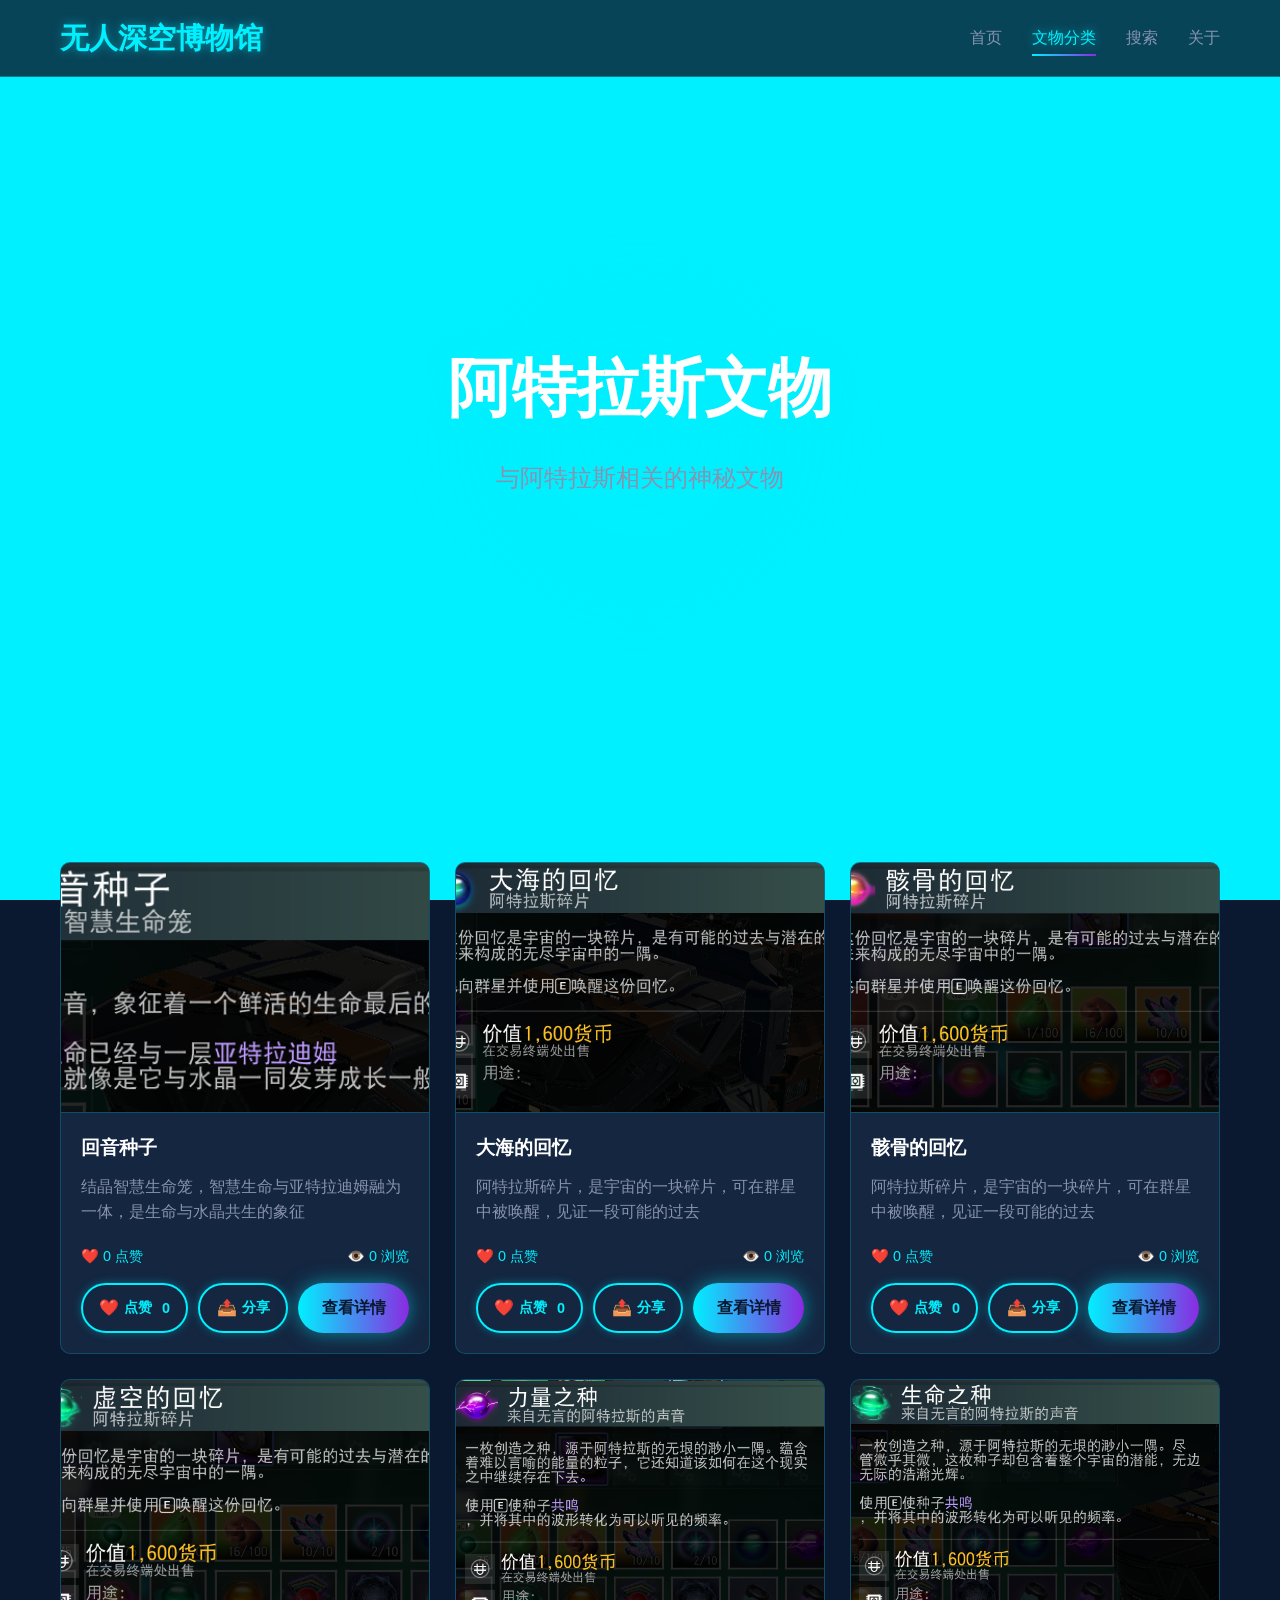
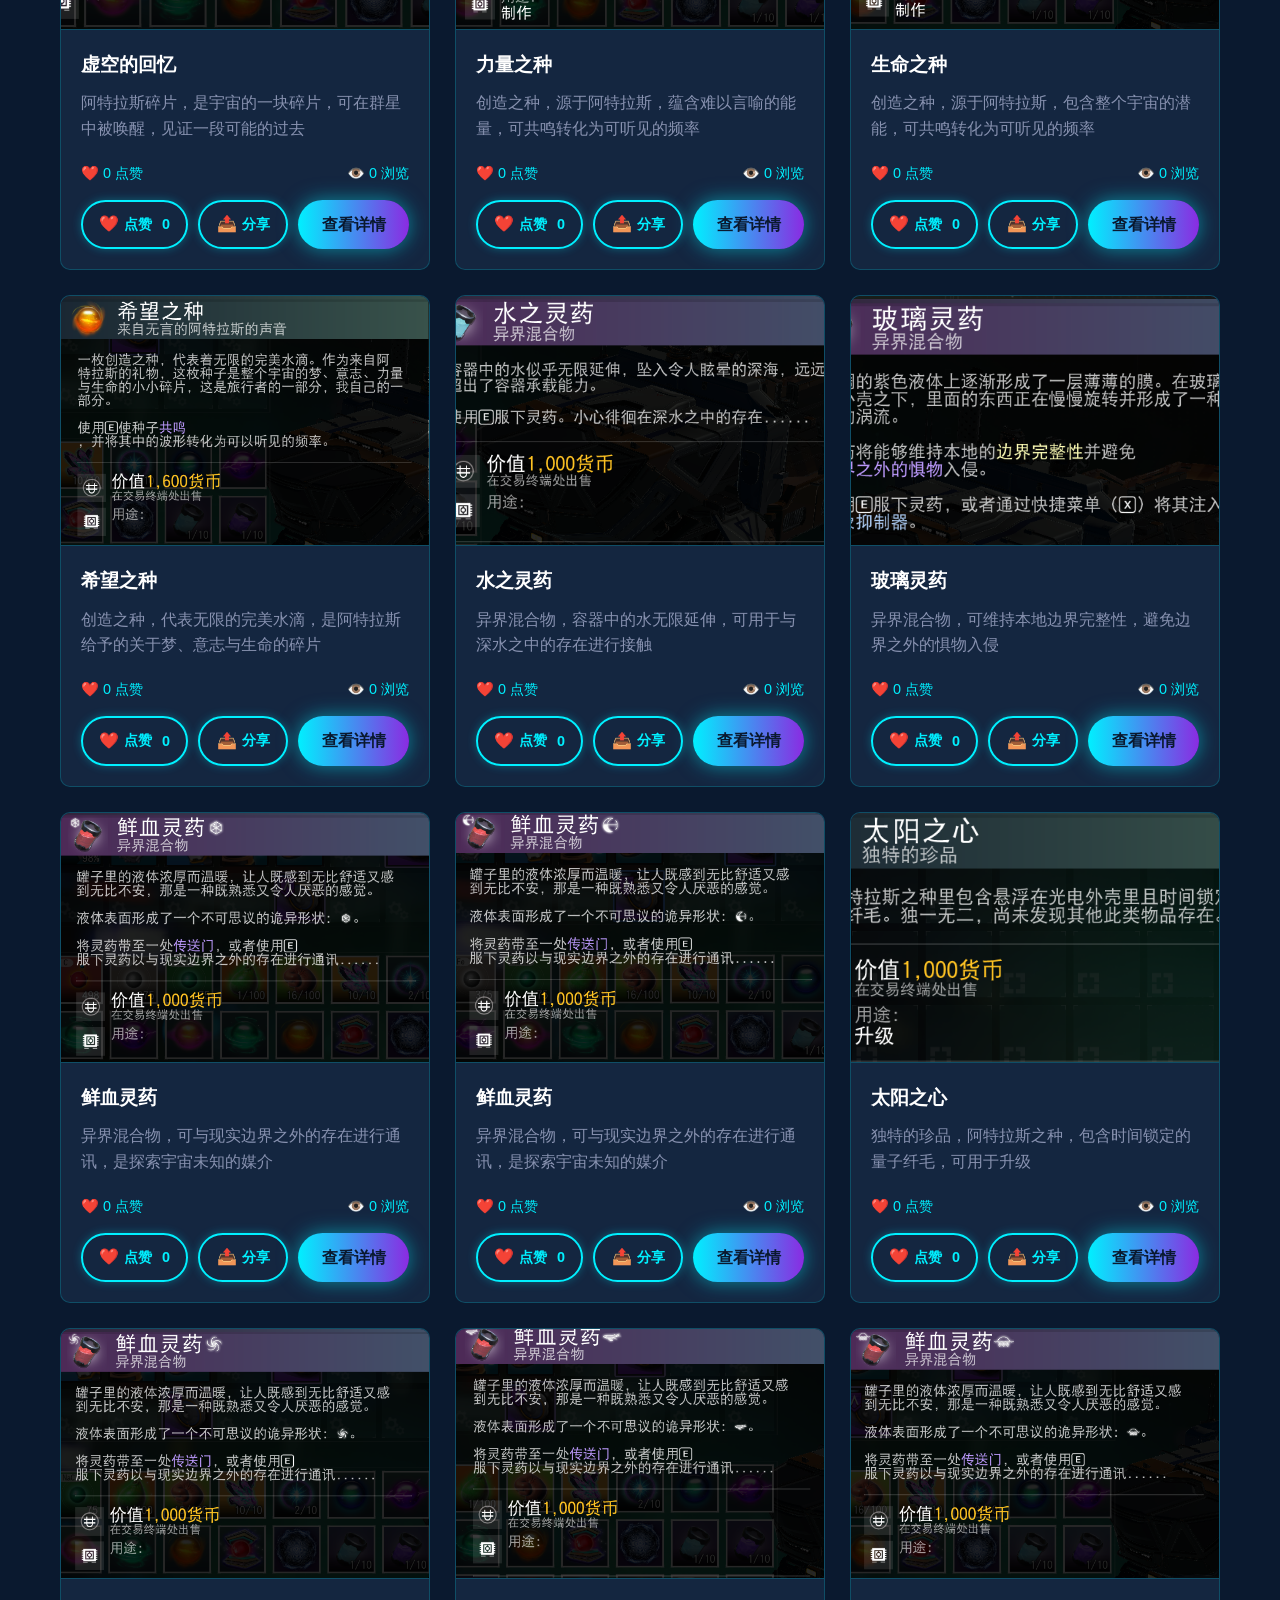
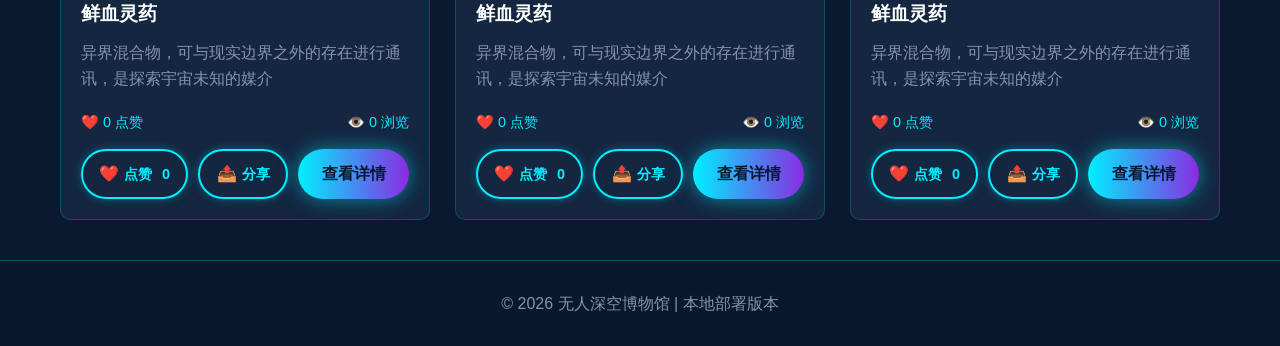
<file: category.html>
<!DOCTYPE html>
<html lang="zh-CN">
<head>
    <meta charset="UTF-8">
    <meta name="viewport" content="width=device-width, initial-scale=1.0">
    <title>文物分类 - 无人深空博物馆</title>
    <link rel="stylesheet" href="css/style.css">
    <style>
        /* 文物网格样式 */
        .artifact-grid {
            display: grid;
            grid-template-columns: repeat(auto-fit, minmax(350px, 1fr));
            gap: 25px;
            margin-top: 25px;
            position: relative;
            z-index: 1;
        }
    </style>
</head>
<body>
    <!-- 背景星空效果 -->
    <div class="stars"></div>
    <div class="twinkling"></div>
    
    <!-- 导航栏 -->
    <nav class="navbar">
        <div class="container">
            <div class="logo">
                <h1>无人深空博物馆</h1>
            </div>
            <div class="nav-links">
                <a href="index.html">首页</a>
                <a href="categories.html" class="active">文物分类</a>
                <a href="search.html">搜索</a>
                <a href="about.html">关于</a>
            </div>
        </div>
    </nav>
    
    <!-- 页面标题 -->
    <header class="hero">
        <div class="container">
            <h1 class="hero-title" id="category-title">文物分类</h1>
            <p class="hero-subtitle" id="category-description">探索宇宙文物</p>
        </div>
    </header>
    
    <!-- 文物列表 -->
    <section class="artifacts">
        <div class="container">
            <div class="artifact-grid" id="artifact-grid">
                <!-- 文物卡片将通过JavaScript动态生成 -->
                <div class="loading" style="margin: 50px auto;"></div>
            </div>
        </div>
    </section>
    
    <!-- 页脚 -->
    <footer class="footer">
        <div class="container">
            <p>&copy; 2026 无人深空博物馆 | 本地部署版本</p>
        </div>
    </footer>
    
    <script src="js/analytics.js"></script>
    <script src="js/interaction.js"></script>
    <script>
        // 获取图片的正确路径
        function getImagePath(image) {
            // 从图片文件名中提取分类
            const parts = image.split('_');
            if (parts.length >= 2) {
                const category = parts[0];
                return `uploads/${category}/${image}`;
            }
            return image;
        }
        
        // 分类数据
        const categoryData = {
            "at": { "name": "阿特拉斯文物", "description": "与阿特拉斯相关的神秘文物" },
            "bz": { "name": "标本类文物", "description": "各类生物和植物标本" },
            "js": { "name": "技术装置", "description": "先进的科技设备" },
            "sw": { "name": "生物文物", "description": "各种奇特的生物样本" },
            "sy": { "name": "生物标本", "description": "详细的生物标本记录" },
            "wx": { "name": "文献资料", "description": "古老的文字和记录" },
            "yw": { "name": "遗物类文物", "description": "古代文明的遗留物品" },
            "zg": { "name": "植物文物", "description": "珍稀的植物样本" },
            "zw": { "name": "植物标本", "description": "详细的植物标本记录" }
        };
        
        // 获取URL参数
        function getUrlParam(name) {
            const urlParams = new URLSearchParams(window.location.search);
            return urlParams.get(name);
        }
        
        // 生成文物卡片
        function generateArtifactCards(category, artifacts) {
            const artifactGrid = document.getElementById('artifact-grid');
            artifactGrid.innerHTML = '';
            
            // 筛选指定分类的文物
            const filteredArtifacts = artifacts.filter(artifact => artifact.category === category);
            
            // 生成卡片
            filteredArtifacts.forEach(artifact => {
                const likeCount = parseInt(localStorage.getItem(`artifact_likes_${artifact.id}`)) || 0;
                const viewCount = parseInt(localStorage.getItem(`artifact_views_${artifact.id}`)) || 0;
                
                const card = document.createElement('div');
                card.className = 'artifact-card';
                const imagePath = getImagePath(artifact.image);
                card.innerHTML = `
                    <img src="${imagePath}" alt="${artifact.name}">
                    <div class="card-content" data-artifact-id="${artifact.id}">
                        <h3 class="artifact-name">${artifact.name}</h3>
                        <p>${artifact.description}</p>
                        <div class="stats-row" style="display: flex; justify-content: space-between; align-items: center; margin-bottom: 15px; font-size: 0.9rem; color: #00f0ff;">
                            <span class="like-stat">❤️ ${likeCount} 点赞</span>
                            <span class="view-stat">👁️ ${viewCount} 浏览</span>
                        </div>
                        <div class="btn-group" style="display: flex; gap: 10px; margin-top: 15px;">
                            <button class="btn secondary-btn like-button" data-artifact-id="${artifact.id}">
                                <span class="like-icon">❤️</span>
                                <span>点赞</span>
                                <span class="like-count">${likeCount}</span>
                            </button>
                            <button class="btn secondary-btn share-button" data-artifact-id="${artifact.id}">
                                <span class="share-icon">📤</span>
                                <span>分享</span>
                            </button>
                            <a href="artifact.html?id=${artifact.id}" class="btn primary-btn" style="flex: 1; display: flex; align-items: center; justify-content: center;">查看详情</a>
                        </div>
                    </div>
                `;
                artifactGrid.appendChild(card);
            });
            
            // 重新初始化互动功能，为动态生成的按钮绑定事件监听器
            initLikeFunctionality();
            initShareFunctionality();
            restoreLikeStatus();
        }
        
        // 加载文物数据
        async function loadArtifactData() {
            try {
                const response = await fetch('data/artifacts.json');
                const data = await response.json();
                return data;
            } catch (error) {
                console.error('加载文物数据失败:', error);
                return [];
            }
        }
        
        // 页面加载完成后初始化
        document.addEventListener('DOMContentLoaded', async function() {
            const category = getUrlParam('type') || 'at';
            const categoryInfo = categoryData[category] || { name: '未知分类', description: '分类信息不存在' };
            
            // 更新页面标题
            document.getElementById('category-title').textContent = categoryInfo.name;
            document.getElementById('category-description').textContent = categoryInfo.description;
            document.title = `${categoryInfo.name} - 无人深空博物馆`;
            
            // 加载文物数据并生成卡片
            const artifacts = await loadArtifactData();
            generateArtifactCards(category, artifacts);
        });
    </script>
</body>
</html>
</file>
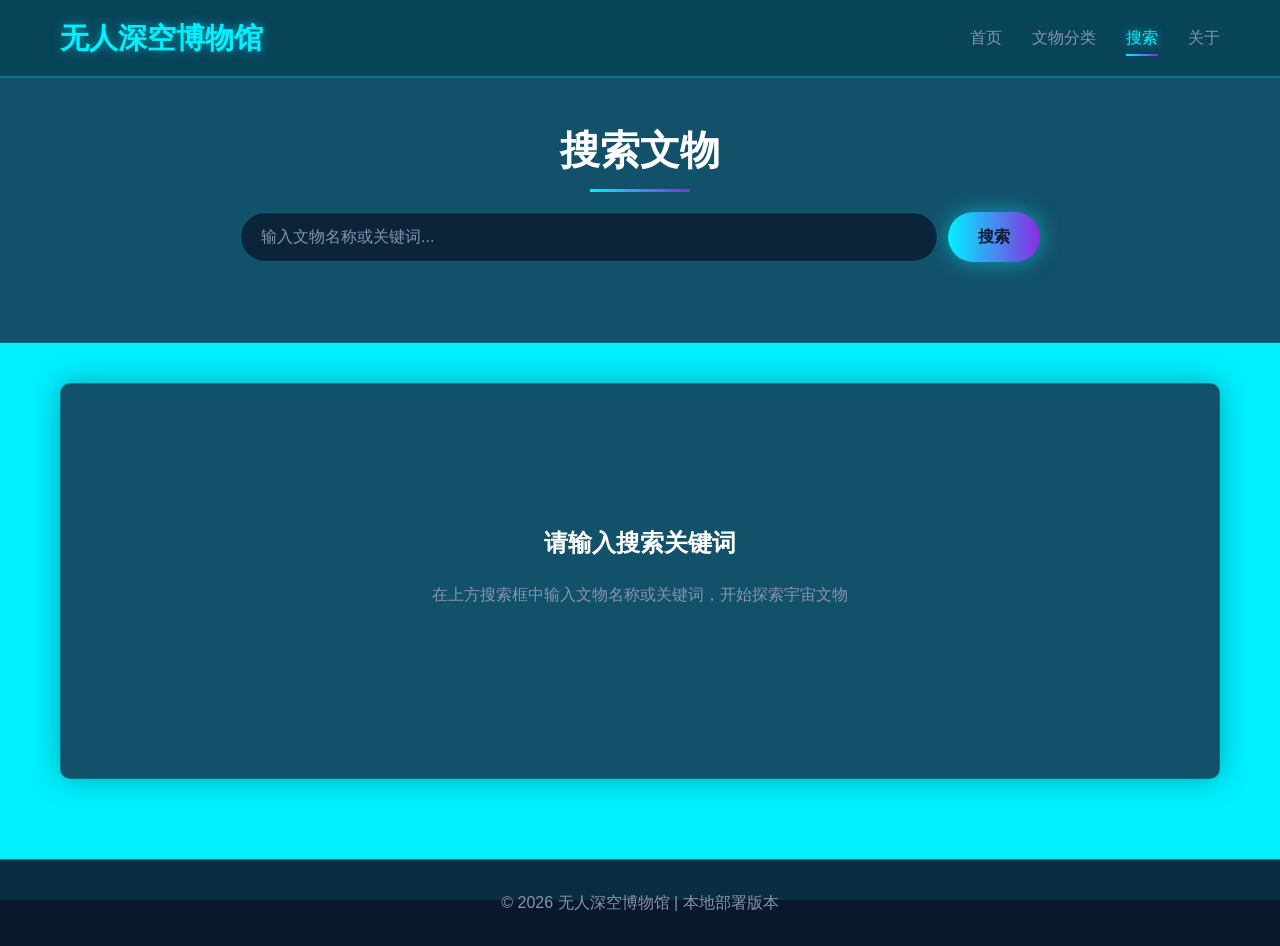
<file: search.html>
<!DOCTYPE html>
<html lang="zh-CN">
<head>
    <meta charset="UTF-8">
    <meta name="viewport" content="width=device-width, initial-scale=1.0">
    <title>搜索 - 无人深空博物馆</title>
    <link rel="stylesheet" href="css/style.css">
    <style>
        .search-results {
            background: rgba(23, 42, 69, 0.8);
            border-radius: 10px;
            border: 1px solid rgba(0, 240, 255, 0.2);
            padding: 40px;
            margin-bottom: 40px;
            box-shadow: 0 0 30px rgba(0, 0, 0, 0.3);
        }
        
        .search-form {
            max-width: 800px;
            margin: 0 auto 40px;
        }
        
        .search-query {
            color: #00f0ff;
            font-size: 1.2rem;
            margin-bottom: 20px;
            text-align: center;
        }
        
        .search-count {
            color: #8892b0;
            margin-bottom: 30px;
            text-align: center;
        }
        
        .result-grid {
            display: grid;
            grid-template-columns: repeat(auto-fit, minmax(300px, 1fr));
            gap: 30px;
        }
        
        .result-card {
            background: rgba(10, 25, 47, 0.6);
            border-radius: 10px;
            overflow: hidden;
            border: 1px solid rgba(0, 240, 255, 0.2);
            transition: all 0.3s ease;
        }
        
        .result-card:hover {
            transform: translateY(-5px);
            box-shadow: 0 10px 20px rgba(0, 240, 255, 0.3);
            border-color: #00f0ff;
        }
        
        .result-card img {
            width: 100%;
            height: 200px;
            object-fit: cover;
            border-bottom: 1px solid rgba(0, 240, 255, 0.2);
        }
        
        .result-card .card-content {
            padding: 20px;
        }
        
        .result-card h3 {
            color: #ffffff;
            margin-bottom: 10px;
            font-size: 1.2rem;
        }
        
        .result-card p {
            color: #8892b0;
            margin-bottom: 15px;
        }
        
        .result-category {
            display: inline-block;
            background: rgba(0, 240, 255, 0.1);
            color: #00f0ff;
            padding: 3px 10px;
            border-radius: 15px;
            font-size: 0.8rem;
            margin-bottom: 15px;
            border: 1px solid rgba(0, 240, 255, 0.3);
        }
        
        .no-results {
            text-align: center;
            padding: 100px 20px;
        }
        
        .no-results h3 {
            color: #ffffff;
            margin-bottom: 20px;
            font-size: 1.5rem;
        }
        
        .no-results p {
            color: #8892b0;
            margin-bottom: 30px;
        }
        
        @media (max-width: 768px) {
            .search-results {
                padding: 20px;
            }
            
            .result-grid {
                grid-template-columns: 1fr;
            }
        }
    </style>
</head>
<body>
    <!-- 背景星空效果 -->
    <div class="stars"></div>
    <div class="twinkling"></div>
    
    <!-- 导航栏 -->
    <nav class="navbar">
        <div class="container">
            <div class="logo">
                <h1>无人深空博物馆</h1>
            </div>
            <div class="nav-links">
                <a href="index.html">首页</a>
                <a href="categories.html">文物分类</a>
                <a href="search.html" class="active">搜索</a>
                <a href="about.html">关于</a>
            </div>
        </div>
    </nav>
    
    <!-- 搜索区域 -->
    <section class="search-section">
        <div class="container">
            <h2 class="section-title">搜索文物</h2>
            <form action="search.html" method="get" class="search-form">
                <input type="text" name="q" placeholder="输入文物名称或关键词..." class="search-input" id="search-input">
                <button type="submit" class="btn primary-btn">搜索</button>
            </form>
        </div>
    </section>
    
    <!-- 搜索结果 -->
    <section class="results">
        <div class="container">
            <div class="search-results" id="search-results">
                <!-- 搜索结果将通过JavaScript动态生成 -->
                <div class="loading" style="margin: 100px auto;"></div>
            </div>
        </div>
    </section>
    
    <!-- 页脚 -->
    <footer class="footer">
        <div class="container">
            <p>&copy; 2026 无人深空博物馆 | 本地部署版本</p>
        </div>
    </footer>
    
    <script src="js/analytics.js"></script>
    <script src="js/interaction.js"></script>
    <script src="js/main.js"></script>
    <script>
        // 分类数据
        const categoryData = {
            "at": { "name": "阿特拉斯文物", "description": "与阿特拉斯相关的神秘文物" },
            "bz": { "name": "标本类文物", "description": "各类生物和植物标本" },
            "js": { "name": "技术装置", "description": "先进的科技设备" },
            "sw": { "name": "生物文物", "description": "各种奇特的生物样本" },
            "sy": { "name": "生物标本", "description": "详细的生物标本记录" },
            "wx": { "name": "文献资料", "description": "古老的文字和记录" },
            "yw": { "name": "遗物类文物", "description": "古代文明的遗留物品" },
            "zg": { "name": "植物文物", "description": "珍稀的植物样本" },
            "zw": { "name": "植物标本", "description": "详细的植物标本记录" }
        };
        
        // 所有文物数据
        let allArtifacts = [];
        
        // 加载文物数据
        async function loadArtifactData() {
            try {
                console.log('开始加载文物数据...');
                const response = await fetch('data/artifacts.json');
                console.log('响应状态:', response.status);
                if (!response.ok) {
                    throw new Error(`HTTP 错误! 状态: ${response.status}`);
                }
                const data = await response.json();
                console.log('数据加载成功:', data.length);
                allArtifacts = data;
                return true;
            } catch (error) {
                console.error('加载文物数据失败:', error);
                return false;
            }
        }
        
        // 获取URL参数
        function getUrlParam(name) {
            const urlParams = new URLSearchParams(window.location.search);
            return urlParams.get(name);
        }
        
        // 搜索文物
        function searchArtifacts(query) {
            if (!query) return [];
            
            const lowerQuery = query.toLowerCase();
            return allArtifacts.filter(artifact => {
                return (
                    artifact.name.toLowerCase().includes(lowerQuery) ||
                    artifact.description.toLowerCase().includes(lowerQuery) ||
                    artifact.categoryName.toLowerCase().includes(lowerQuery)
                );
            });
        }
        
        // 生成搜索结果
        async function generateSearchResults() {
            const query = getUrlParam('q') || '';
            const searchInput = document.getElementById('search-input');
            if (searchInput) {
                searchInput.value = query;
            }
            
            const searchResults = document.getElementById('search-results');
            
            // 加载文物数据
            const loaded = await loadArtifactData();
            if (!loaded) {
                searchResults.innerHTML = `
                    <div class="no-results">
                        <h3>数据加载失败</h3>
                        <p>无法加载文物数据，请刷新页面重试</p>
                    </div>
                `;
                return;
            }
            
            const results = searchArtifacts(query);
            
            if (!query) {
                searchResults.innerHTML = `
                    <div class="no-results">
                        <h3>请输入搜索关键词</h3>
                        <p>在上方搜索框中输入文物名称或关键词，开始探索宇宙文物</p>
                    </div>
                `;
                return;
            }
            
            if (results.length === 0) {
                searchResults.innerHTML = `
                    <div class="search-query">搜索: ${query}</div>
                    <div class="search-count">未找到相关文物</div>
                    <div class="no-results">
                        <h3>未找到相关文物</h3>
                        <p>请尝试使用其他关键词进行搜索</p>
                        <a href="index.html" class="btn primary-btn">返回首页</a>
                    </div>
                `;
                return;
            }
            
            searchResults.innerHTML = `
                <div class="search-query">搜索: ${query}</div>
                <div class="search-count">找到 ${results.length} 件相关文物</div>
                <div class="result-grid">
                    ${results.map(artifact => {
                        const likeCount = parseInt(localStorage.getItem(`artifact_likes_${artifact.id}`)) || 0;
                        const viewCount = parseInt(localStorage.getItem(`artifact_views_${artifact.id}`)) || 0;
                        return `
                            <div class="result-card">
                                <img src="${artifact.image}" alt="${artifact.name}">
                                <div class="card-content" data-artifact-id="${artifact.id}">
                                    <span class="result-category">${artifact.categoryName}</span>
                                    <h3 class="artifact-name">${artifact.name}</h3>
                                    <p>${artifact.description.substring(0, 100)}...</p>
                                    <div class="stats-row" style="display: flex; justify-content: space-between; align-items: center; margin-bottom: 15px; font-size: 0.9rem; color: #00f0ff;">
                                        <span class="like-stat">❤️ ${likeCount} 点赞</span>
                                        <span class="view-stat">👁️ ${viewCount} 浏览</span>
                                    </div>
                                    <div class="btn-group" style="display: flex; gap: 10px; margin-top: 15px;">
                                        <button class="btn secondary-btn like-button" data-artifact-id="${artifact.id}">
                                            <span class="like-icon">❤️</span>
                                            <span>点赞</span>
                                            <span class="like-count">${likeCount}</span>
                                        </button>
                                        <button class="btn secondary-btn share-button" data-artifact-id="${artifact.id}">
                                            <span class="share-icon">📤</span>
                                            <span>分享</span>
                                        </button>
                                        <a href="artifact.html?id=${artifact.id}" class="btn primary-btn" style="flex: 1; display: flex; align-items: center; justify-content: center;">查看详情</a>
                                    </div>
                                </div>
                            </div>
                        `;
                    }).join('')}
                </div>
            `;
            
            // 重新初始化互动功能，为动态生成的按钮绑定事件监听器
            initLikeFunctionality();
            initShareFunctionality();
            restoreLikeStatus();
        }
        
        // 页面加载完成后初始化
        document.addEventListener('DOMContentLoaded', async function() {
            await generateSearchResults();
        });
    </script>
</body>
</html>
</file>
<file: css/style.css>
/* 基础样式重置 */
* {
    margin: 0;
    padding: 0;
    box-sizing: border-box;
}

body {
    font-family: 'Arial', sans-serif;
    background-color: #0a192f;
    color: #8892b0;
    line-height: 1.6;
    overflow-x: hidden;
}

/* 星空背景效果 */
.stars {
    position: fixed;
    top: 0;
    left: 0;
    width: 100%;
    height: 100%;
    background: url('[data-uri]');
    z-index: -2;
}

.twinkling {
    position: fixed;
    top: 0;
    left: 0;
    width: 100%;
    height: 100%;
    background: url('[data-uri]');
    z-index: -1;
    animation: twinkle 5s infinite ease-in-out;
}

@keyframes twinkle {
    0%, 100% {
        opacity: 0.3;
    }
    50% {
        opacity: 0.8;
    }
}

/* 容器样式 */
.container {
    max-width: 1200px;
    margin: 0 auto;
    padding: 0 20px;
}

/* 导航栏样式 */
.navbar {
    background-color: rgba(10, 25, 47, 0.8);
    backdrop-filter: blur(10px);
    border-bottom: 1px solid rgba(0, 240, 255, 0.3);
    position: sticky;
    top: 0;
    z-index: 1000;
}

.navbar .container {
    display: flex;
    justify-content: space-between;
    align-items: center;
    padding: 15px 20px;
}

.logo h1 {
    color: #00f0ff;
    font-size: 1.8rem;
    text-shadow: 0 0 10px rgba(0, 240, 255, 0.5);
}

.nav-links {
    display: flex;
    gap: 30px;
}

.nav-links a {
    color: #8892b0;
    text-decoration: none;
    transition: all 0.3s ease;
    position: relative;
}

.nav-links a:hover,
.nav-links a.active {
    color: #00f0ff;
    text-shadow: 0 0 10px rgba(0, 240, 255, 0.5);
}

.nav-links a::after {
    content: '';
    position: absolute;
    bottom: -5px;
    left: 0;
    width: 0;
    height: 2px;
    background: linear-gradient(90deg, #00f0ff, #8a2be2);
    transition: width 0.3s ease;
}

.nav-links a:hover::after,
.nav-links a.active::after {
    width: 100%;
}

/* 英雄区域样式 */
.hero {
    height: 80vh;
    display: flex;
    align-items: center;
    justify-content: center;
    text-align: center;
    position: relative;
    overflow: hidden;
}

.hero::before {
    content: '';
    position: absolute;
    top: 50%;
    left: 50%;
    transform: translate(-50%, -50%);
    width: 500px;
    height: 500px;
    background: radial-gradient(circle, rgba(0, 240, 255, 0.1) 0%, transparent 70%);
    border-radius: 50%;
    animation: pulse 3s infinite ease-in-out;
}

@keyframes pulse {
    0%, 100% {
        transform: translate(-50%, -50%) scale(1);
        opacity: 0.3;
    }
    50% {
        transform: translate(-50%, -50%) scale(1.1);
        opacity: 0.6;
    }
}

.hero-title {
    font-size: 4rem;
    color: #ffffff;
    margin-bottom: 20px;
    text-shadow: 0 0 20px rgba(0, 240, 255, 0.5);
    position: relative;
    z-index: 1;
}

.hero-subtitle {
    font-size: 1.5rem;
    color: #8892b0;
    margin-bottom: 40px;
    position: relative;
    z-index: 1;
}

/* 按钮样式 */
.btn {
    display: inline-block;
    padding: 12px 30px;
    border: none;
    border-radius: 50px;
    font-size: 1rem;
    font-weight: bold;
    text-decoration: none;
    transition: all 0.3s ease;
    cursor: pointer;
    position: relative;
    overflow: hidden;
    white-space: nowrap;
    text-align: center;
    min-width: 80px;
}

/* 点赞和分享按钮样式 */
.like-button, .share-button {
    display: flex;
    align-items: center;
    justify-content: center;
    gap: 5px;
    padding: 8px 16px;
    font-size: 0.9rem;
    min-width: 90px;
}

.like-button .like-icon,
.share-button .share-icon {
    font-size: 1rem;
    line-height: 1;
}

.like-button .like-count {
    margin-left: 5px;
    font-size: 0.9rem;
    color: #00f0ff;
    font-weight: bold;
}

.primary-btn {
    background: linear-gradient(90deg, #00f0ff, #8a2be2);
    color: #0a192f;
    box-shadow: 0 0 20px rgba(0, 240, 255, 0.5);
}

.primary-btn:hover {
    transform: translateY(-2px);
    box-shadow: 0 0 30px rgba(0, 240, 255, 0.8);
}

.secondary-btn {
    background: transparent;
    color: #00f0ff;
    border: 2px solid #00f0ff;
    box-shadow: 0 0 10px rgba(0, 240, 255, 0.3);
}

.secondary-btn:hover {
    background: rgba(0, 240, 255, 0.1);
    box-shadow: 0 0 20px rgba(0, 240, 255, 0.6);
}

/* 通用部分样式 */
section {
    padding: 40px 0;
    position: relative;
}

.section-title {
    font-size: 2.5rem;
    color: #ffffff;
    text-align: center;
    margin-bottom: 30px;
    position: relative;
}

.section-title::after {
    content: '';
    position: absolute;
    bottom: -10px;
    left: 50%;
    transform: translateX(-50%);
    width: 100px;
    height: 3px;
    background: linear-gradient(90deg, #00f0ff, #8a2be2);
}

/* 关于部分样式 */
.about-content {
    background: rgba(23, 42, 69, 0.8);
    padding: 40px;
    border-radius: 10px;
    border: 1px solid rgba(0, 240, 255, 0.2);
    box-shadow: 0 0 30px rgba(0, 0, 0, 0.3);
}

.about-content p {
    margin-bottom: 20px;
    font-size: 1.1rem;
}

/* 分类网格样式 */
.category-grid {
    display: grid;
    grid-template-columns: repeat(auto-fit, minmax(280px, 1fr));
    gap: 20px;
    margin-top: 20px;
}

.category-card {
    background: rgba(23, 42, 69, 0.8);
    border-radius: 10px;
    padding: 20px;
    text-align: center;
    border: 1px solid rgba(0, 240, 255, 0.2);
    transition: all 0.3s ease;
    text-decoration: none;
    color: #8892b0;
    position: relative;
    overflow: hidden;
}

.category-card::before {
    content: '';
    position: absolute;
    top: 0;
    left: -100%;
    width: 100%;
    height: 100%;
    background: linear-gradient(90deg, transparent, rgba(0, 240, 255, 0.1), transparent);
    transition: left 0.5s ease;
}

.category-card:hover::before {
    left: 100%;
}

.category-card:hover {
    transform: translateY(-10px);
    box-shadow: 0 10px 30px rgba(0, 240, 255, 0.3);
    border-color: #00f0ff;
}

.category-icon {
    font-size: 3rem;
    font-weight: bold;
    color: #00f0ff;
    margin-bottom: 20px;
    text-shadow: 0 0 10px rgba(0, 240, 255, 0.5);
}

.category-card h3 {
    color: #ffffff;
    margin-bottom: 10px;
    font-size: 1.3rem;
}

/* 特色文物网格 */
.featured-grid {
    display: grid;
    grid-template-columns: repeat(auto-fit, minmax(320px, 1fr));
    gap: 25px;
    margin-top: 25px;
}

.artifact-card {
    background: rgba(23, 42, 69, 0.8);
    border-radius: 10px;
    overflow: hidden;
    border: 1px solid rgba(0, 240, 255, 0.2);
    transition: all 0.3s ease;
    position: relative;
    z-index: 1;
    min-height: 400px;
}

.artifact-card:hover {
    transform: translateY(-10px);
    box-shadow: 0 10px 30px rgba(0, 240, 255, 0.3);
    border-color: #00f0ff;
}

.artifact-card img {
    width: 100%;
    height: 250px;
    object-fit: cover;
    border-bottom: 1px solid rgba(0, 240, 255, 0.2);
    display: block;
    max-width: 100%;
    z-index: 1;
    position: relative;
    opacity: 1;
    visibility: visible;
}

.artifact-card .card-content {
    padding: 20px;
}

.artifact-card h3 {
    color: #ffffff;
    margin-bottom: 10px;
    font-size: 1.2rem;
}

.artifact-card p {
    margin-bottom: 20px;
    color: #8892b0;
}

/* 搜索区域样式 */
.search-section {
    background: rgba(23, 42, 69, 0.8);
    border-top: 1px solid rgba(0, 240, 255, 0.2);
    border-bottom: 1px solid rgba(0, 240, 255, 0.2);
}

.search-form {
    display: flex;
    max-width: 600px;
    margin: 0 auto;
    gap: 10px;
}

.search-input {
    flex: 1;
    padding: 15px 20px;
    border: 1px solid rgba(0, 240, 255, 0.3);
    border-radius: 50px;
    background: rgba(10, 25, 47, 0.8);
    color: #ffffff;
    font-size: 1rem;
    outline: none;
    transition: all 0.3s ease;
}

.search-input:focus {
    border-color: #00f0ff;
    box-shadow: 0 0 20px rgba(0, 240, 255, 0.3);
}

.search-input::placeholder {
    color: #8892b0;
}

/* 页脚样式 */
.footer {
    background: rgba(10, 25, 47, 0.9);
    border-top: 1px solid rgba(0, 240, 255, 0.3);
    padding: 30px 0;
    text-align: center;
}

.footer p {
    color: #8892b0;
}

/* 响应式设计 */
@media (max-width: 768px) {
    .hero-title {
        font-size: 2.5rem;
    }
    
    .hero-subtitle {
        font-size: 1.2rem;
    }
    
    .nav-links {
        gap: 15px;
    }
    
    .section-title {
        font-size: 2rem;
    }
    
    .category-grid,
    .featured-grid {
        grid-template-columns: 1fr;
    }
    
    .search-form {
        flex-direction: column;
    }
}

/* 加载动画 */
.loading {
    display: inline-block;
    width: 50px;
    height: 50px;
    border: 3px solid rgba(0, 240, 255, 0.3);
    border-radius: 50%;
    border-top-color: #00f0ff;
    animation: spin 1s ease-in-out infinite;
}

@keyframes spin {
    to { transform: rotate(360deg); }
}

/* 滚动条样式 */
::-webkit-scrollbar {
    width: 8px;
}

::-webkit-scrollbar-track {
    background: #0a192f;
}

::-webkit-scrollbar-thumb {
    background: linear-gradient(180deg, #00f0ff, #8a2be2);
    border-radius: 4px;
}

::-webkit-scrollbar-thumb:hover {
    background: linear-gradient(180deg, #00d0e0, #7a1be2);
}
</file>
